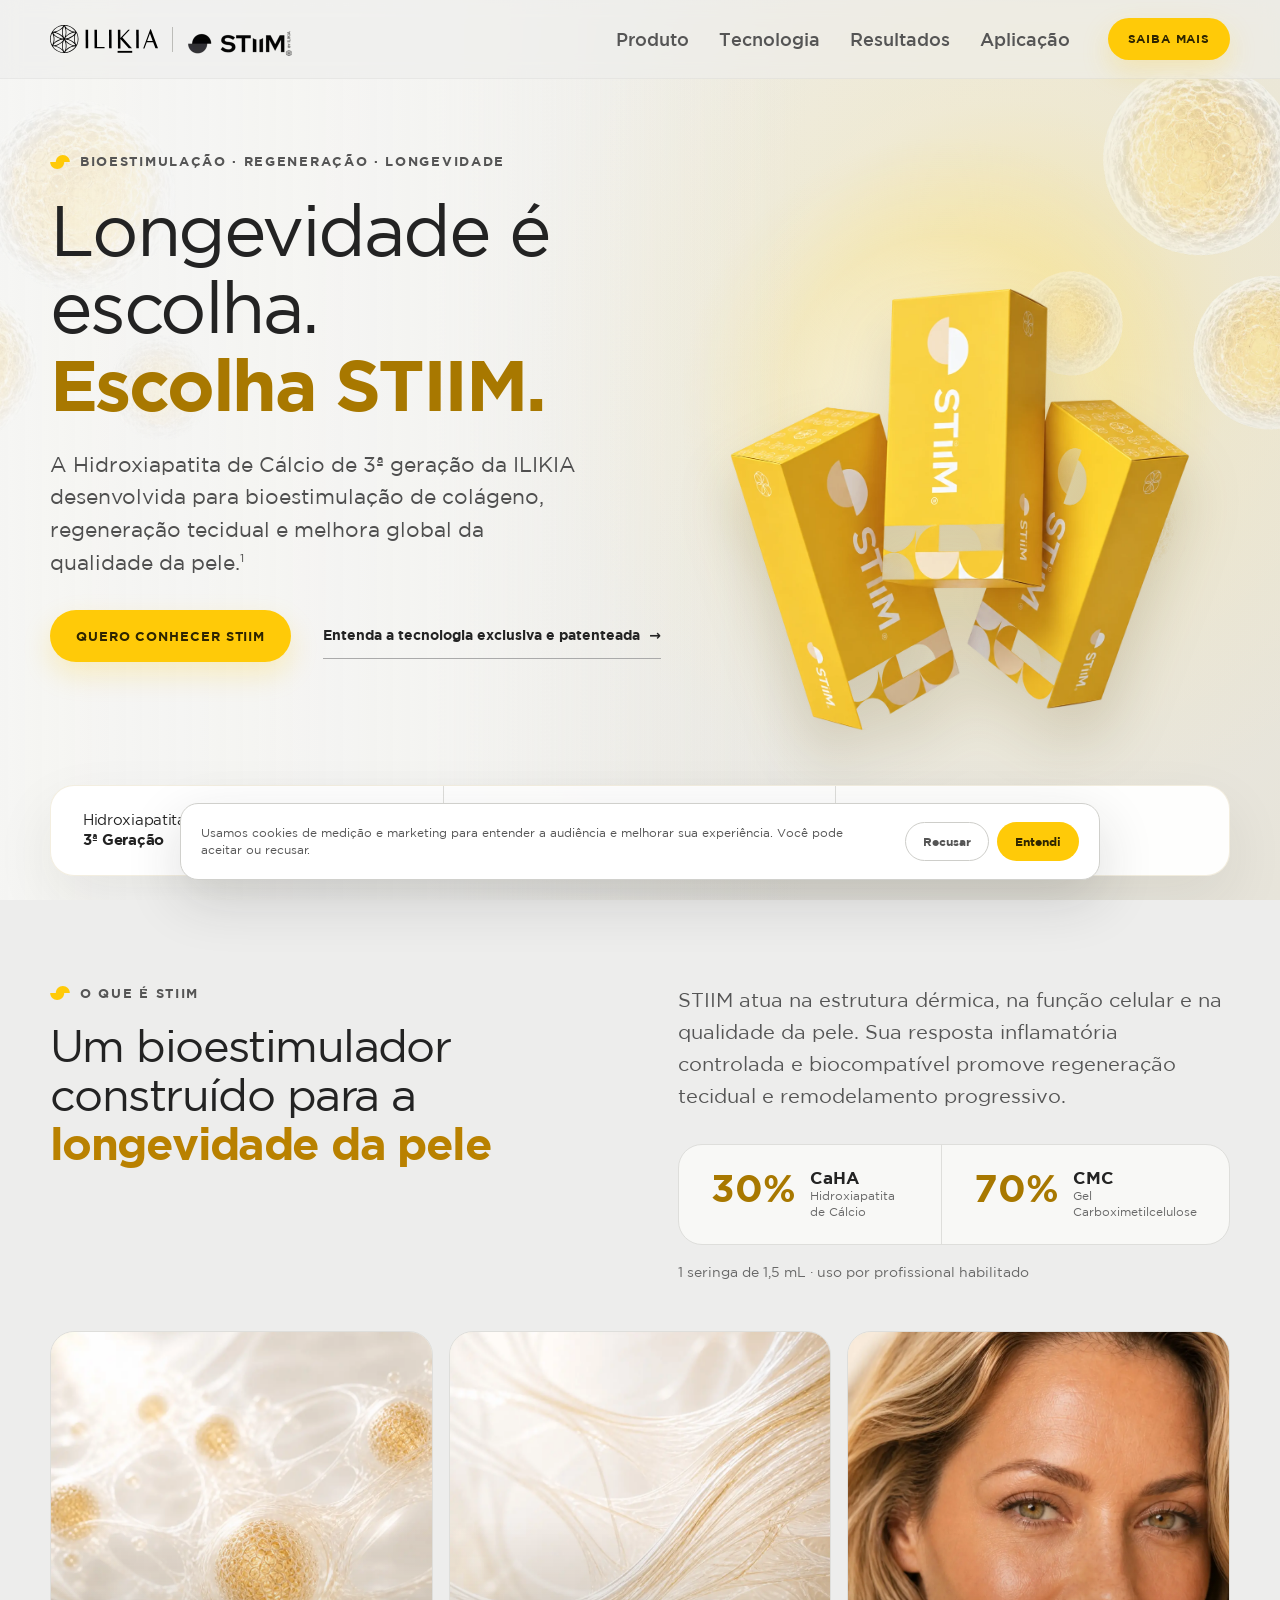
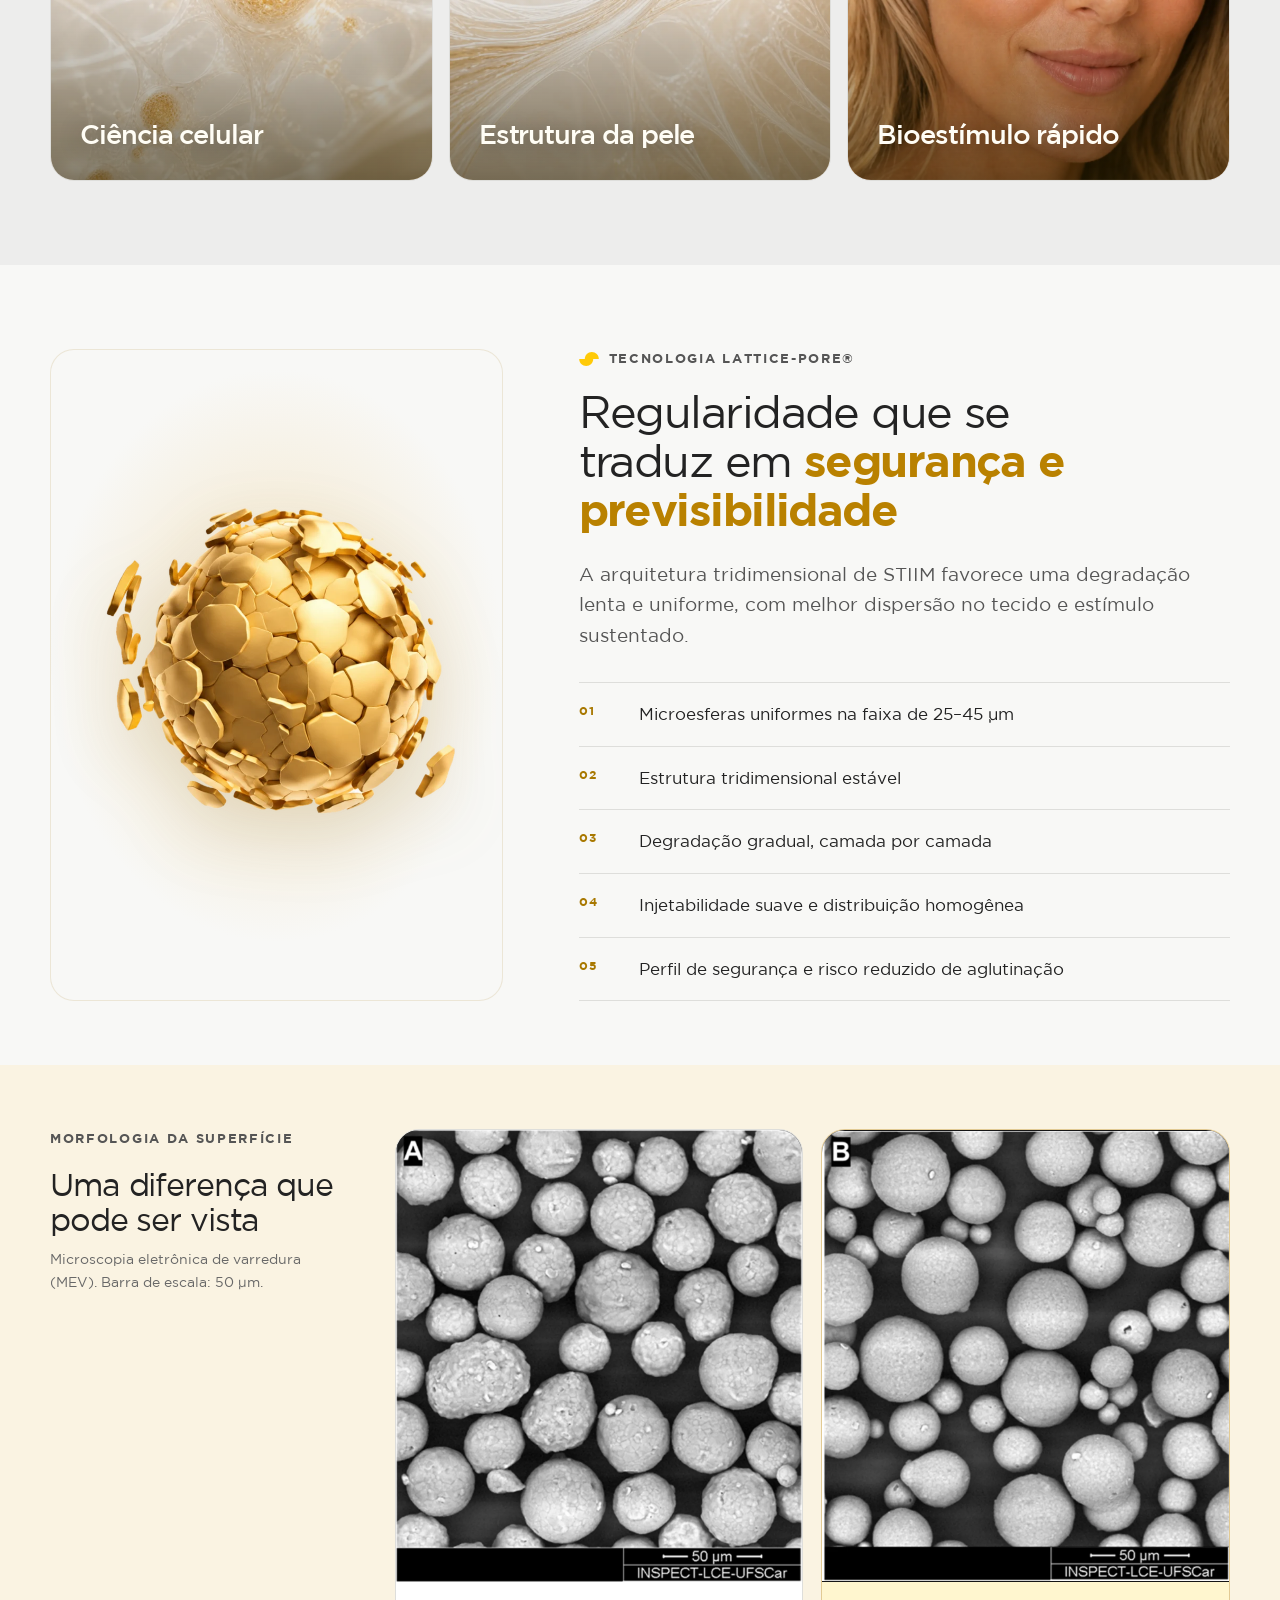
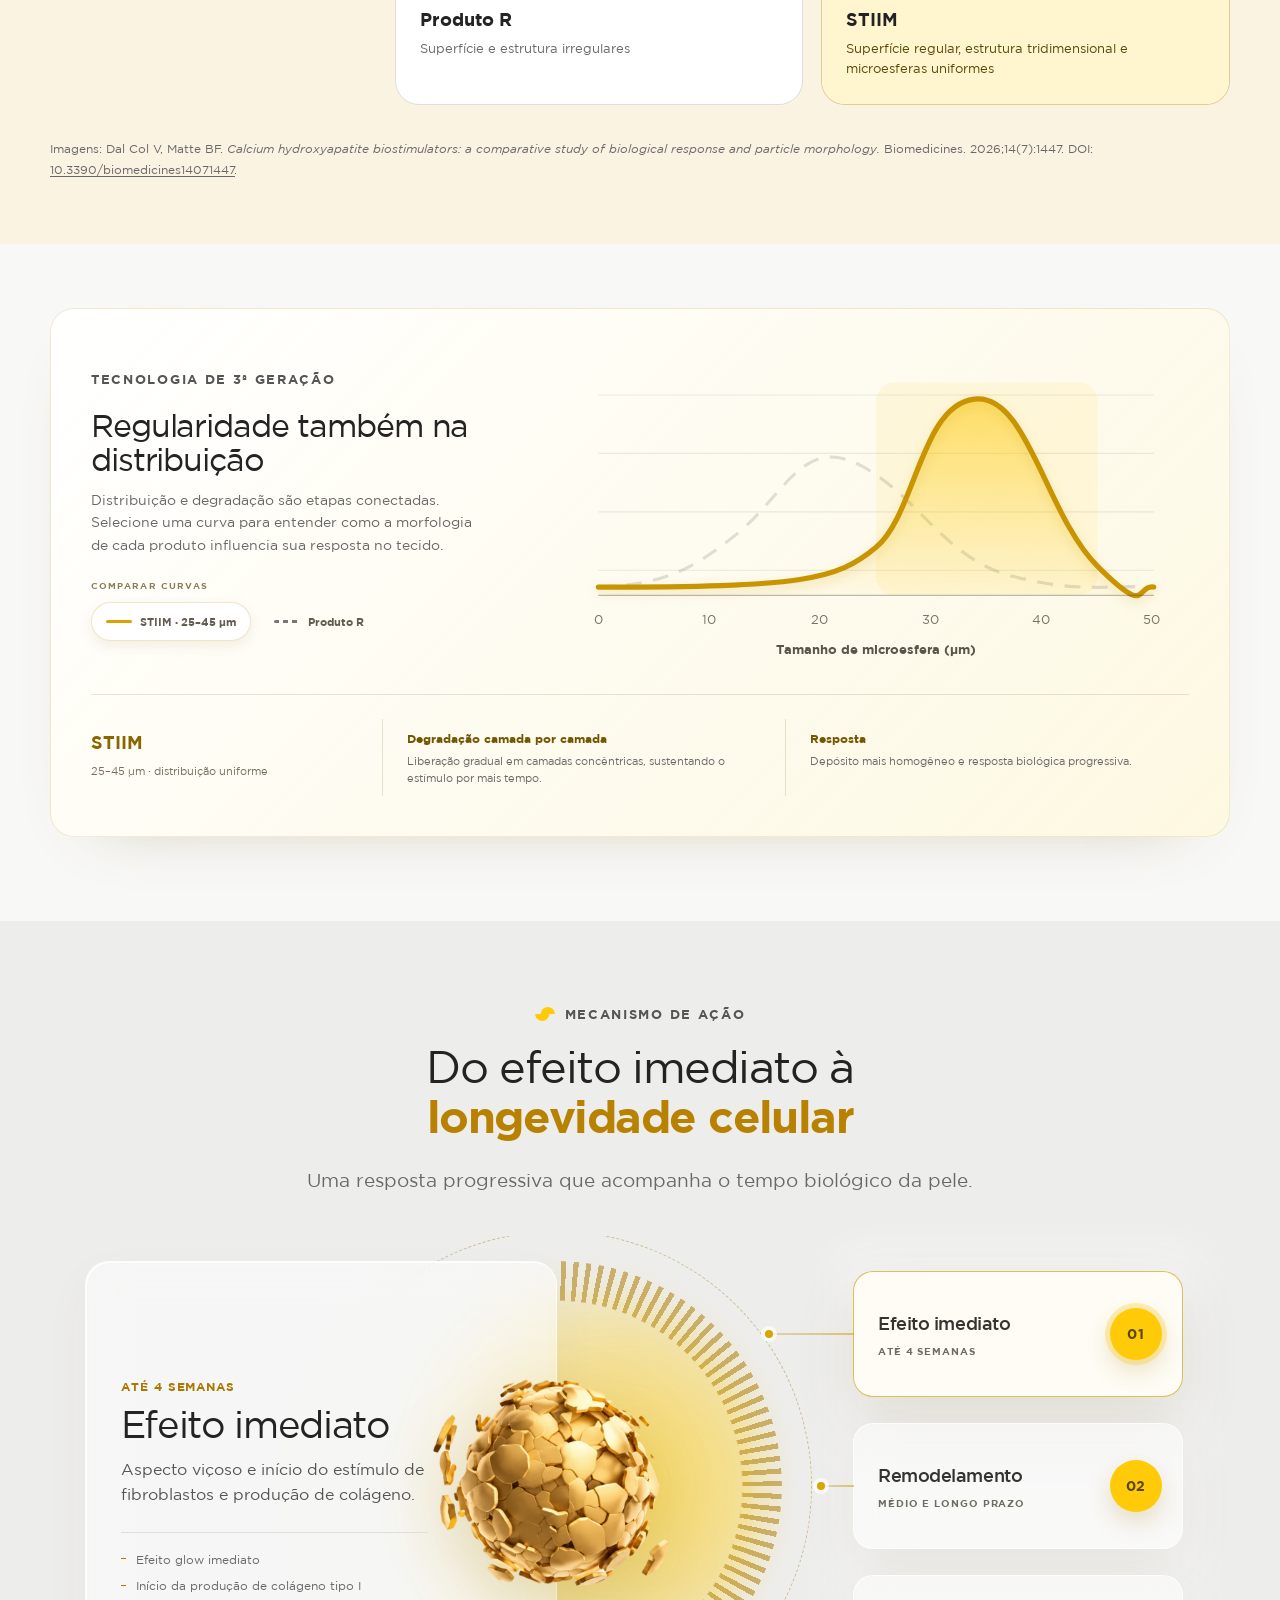
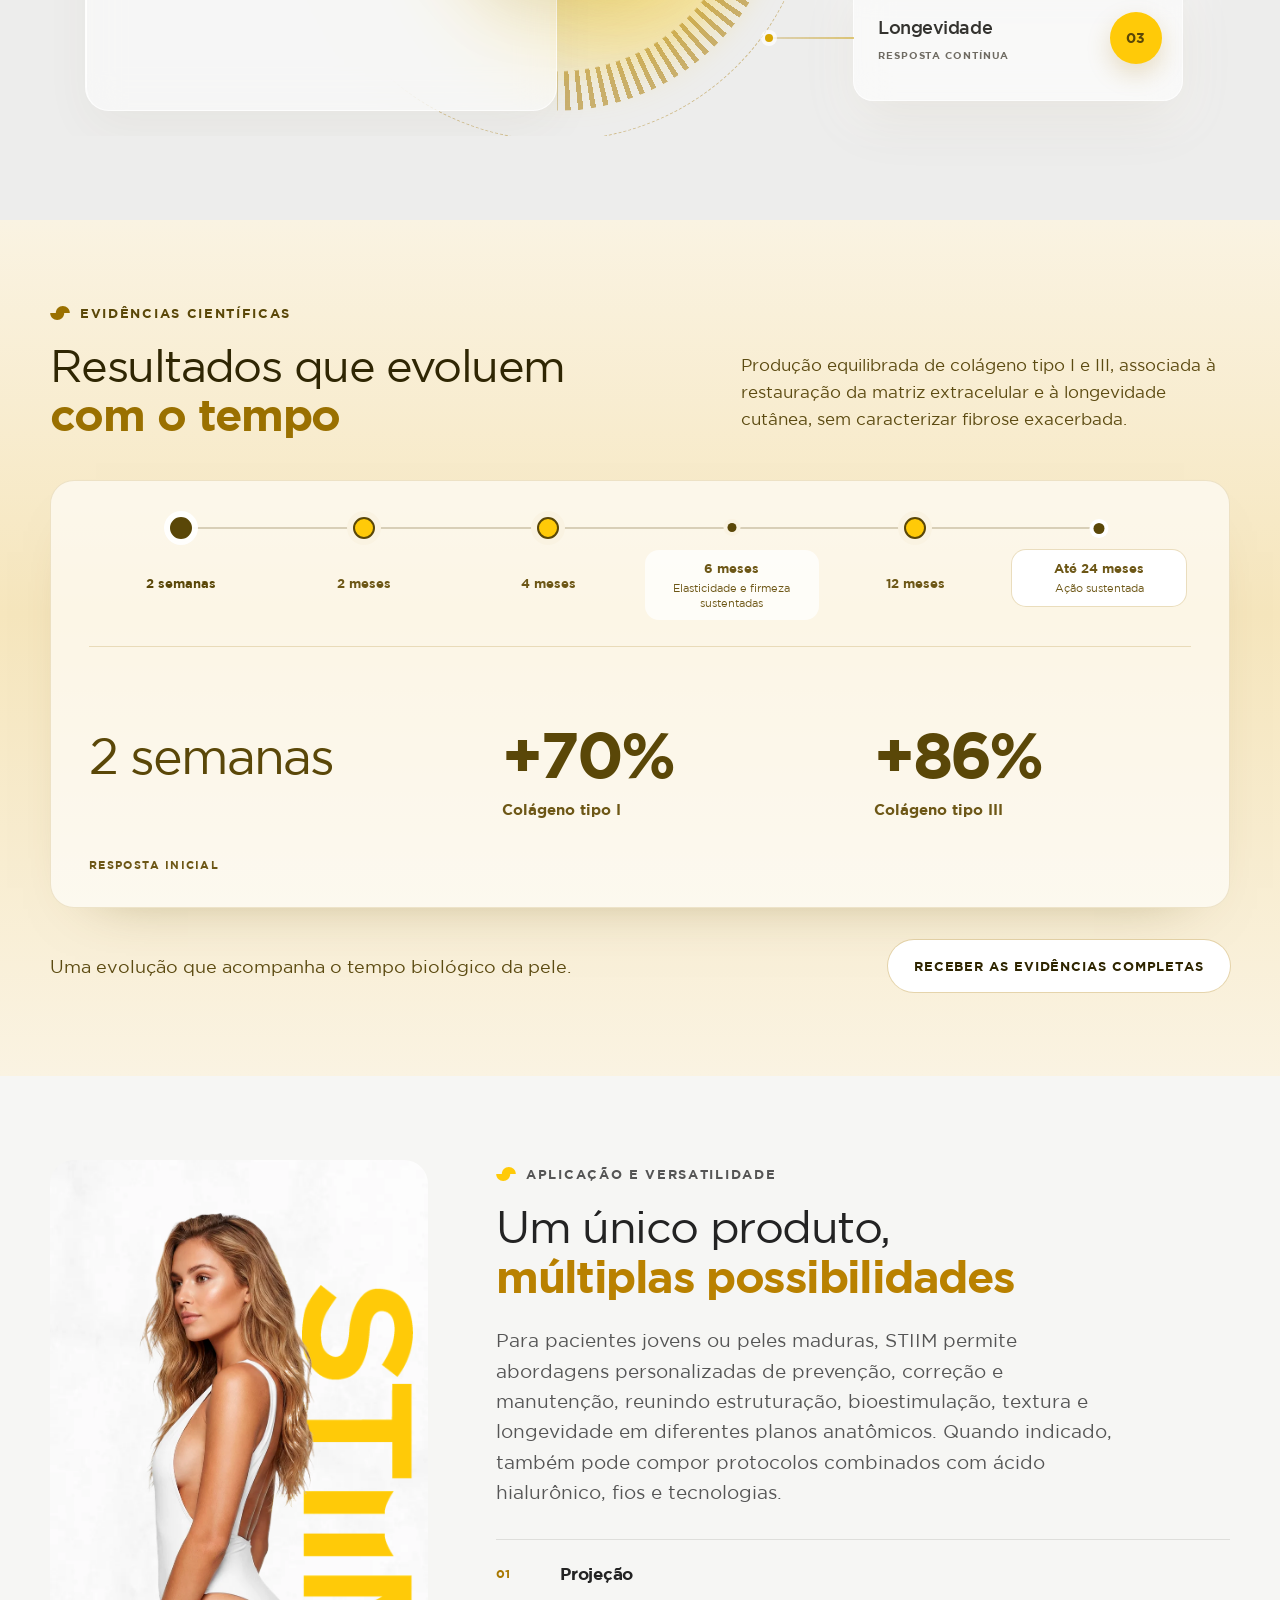
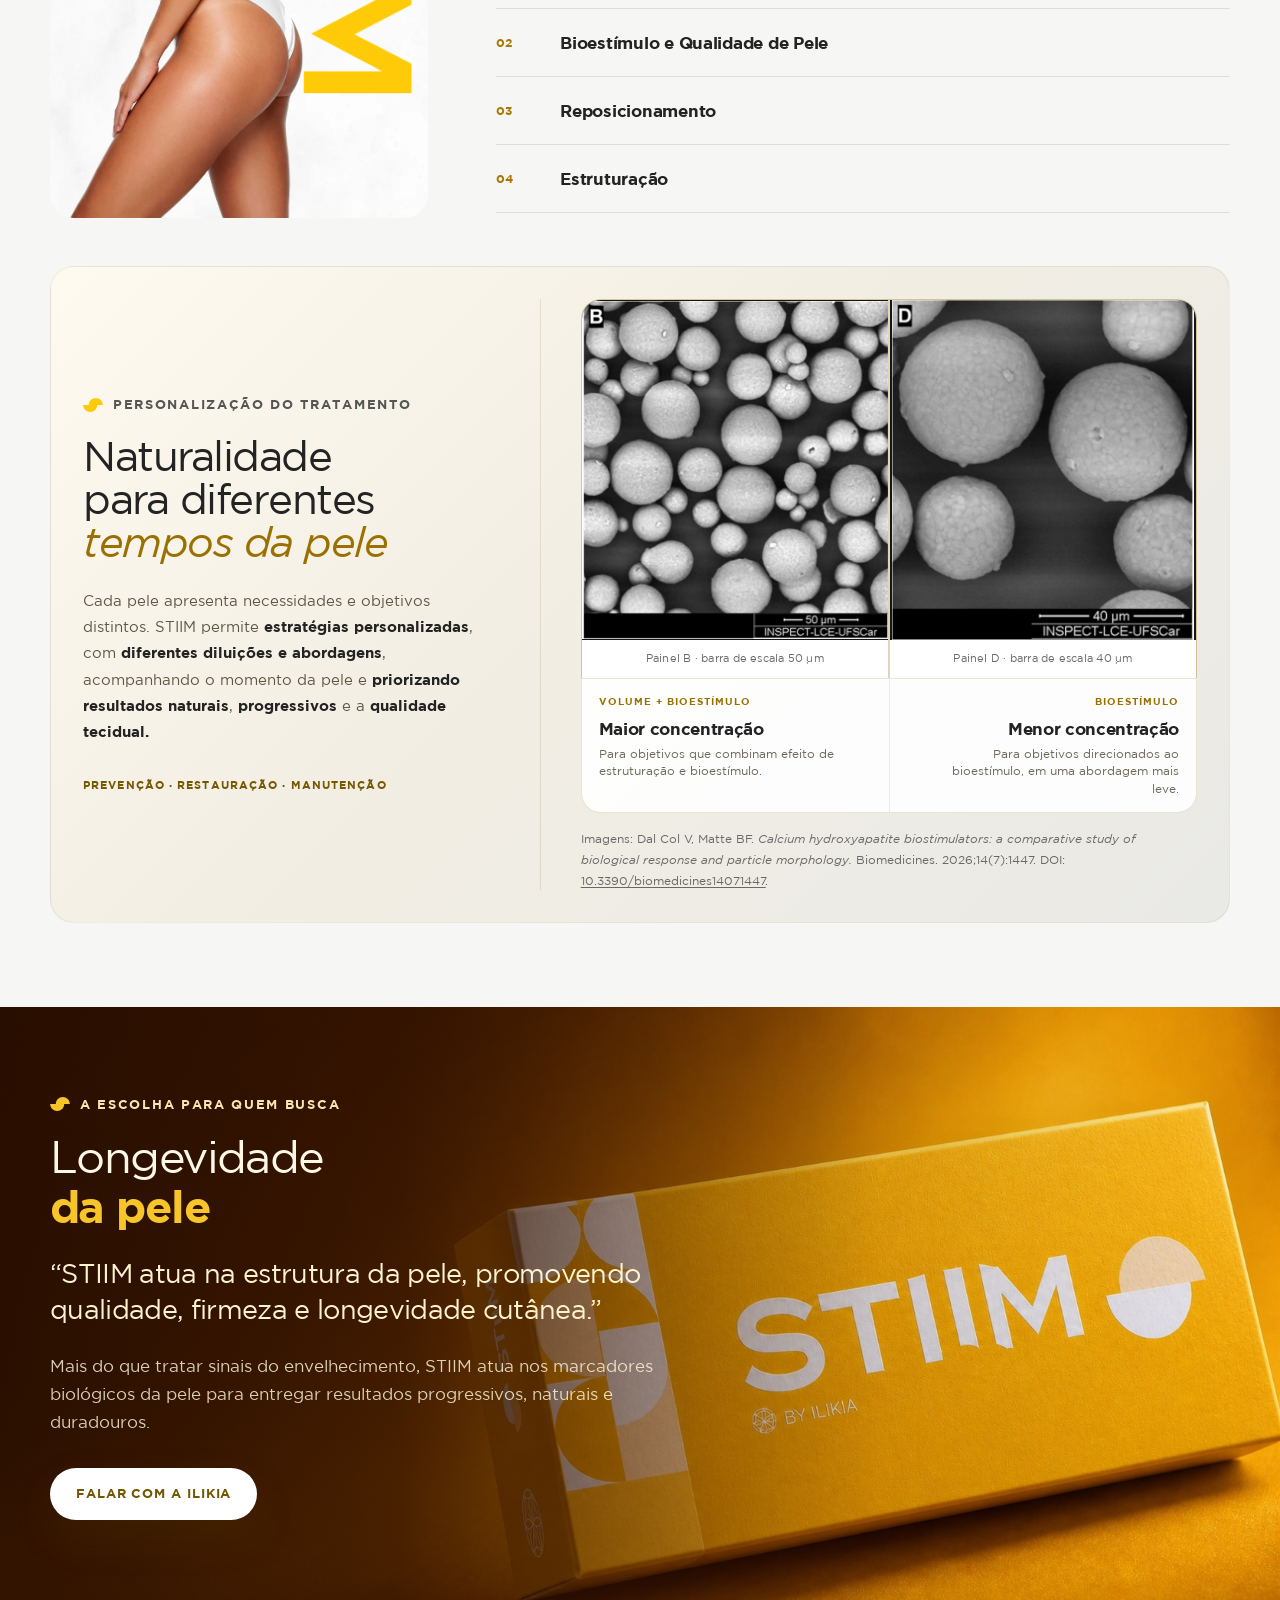
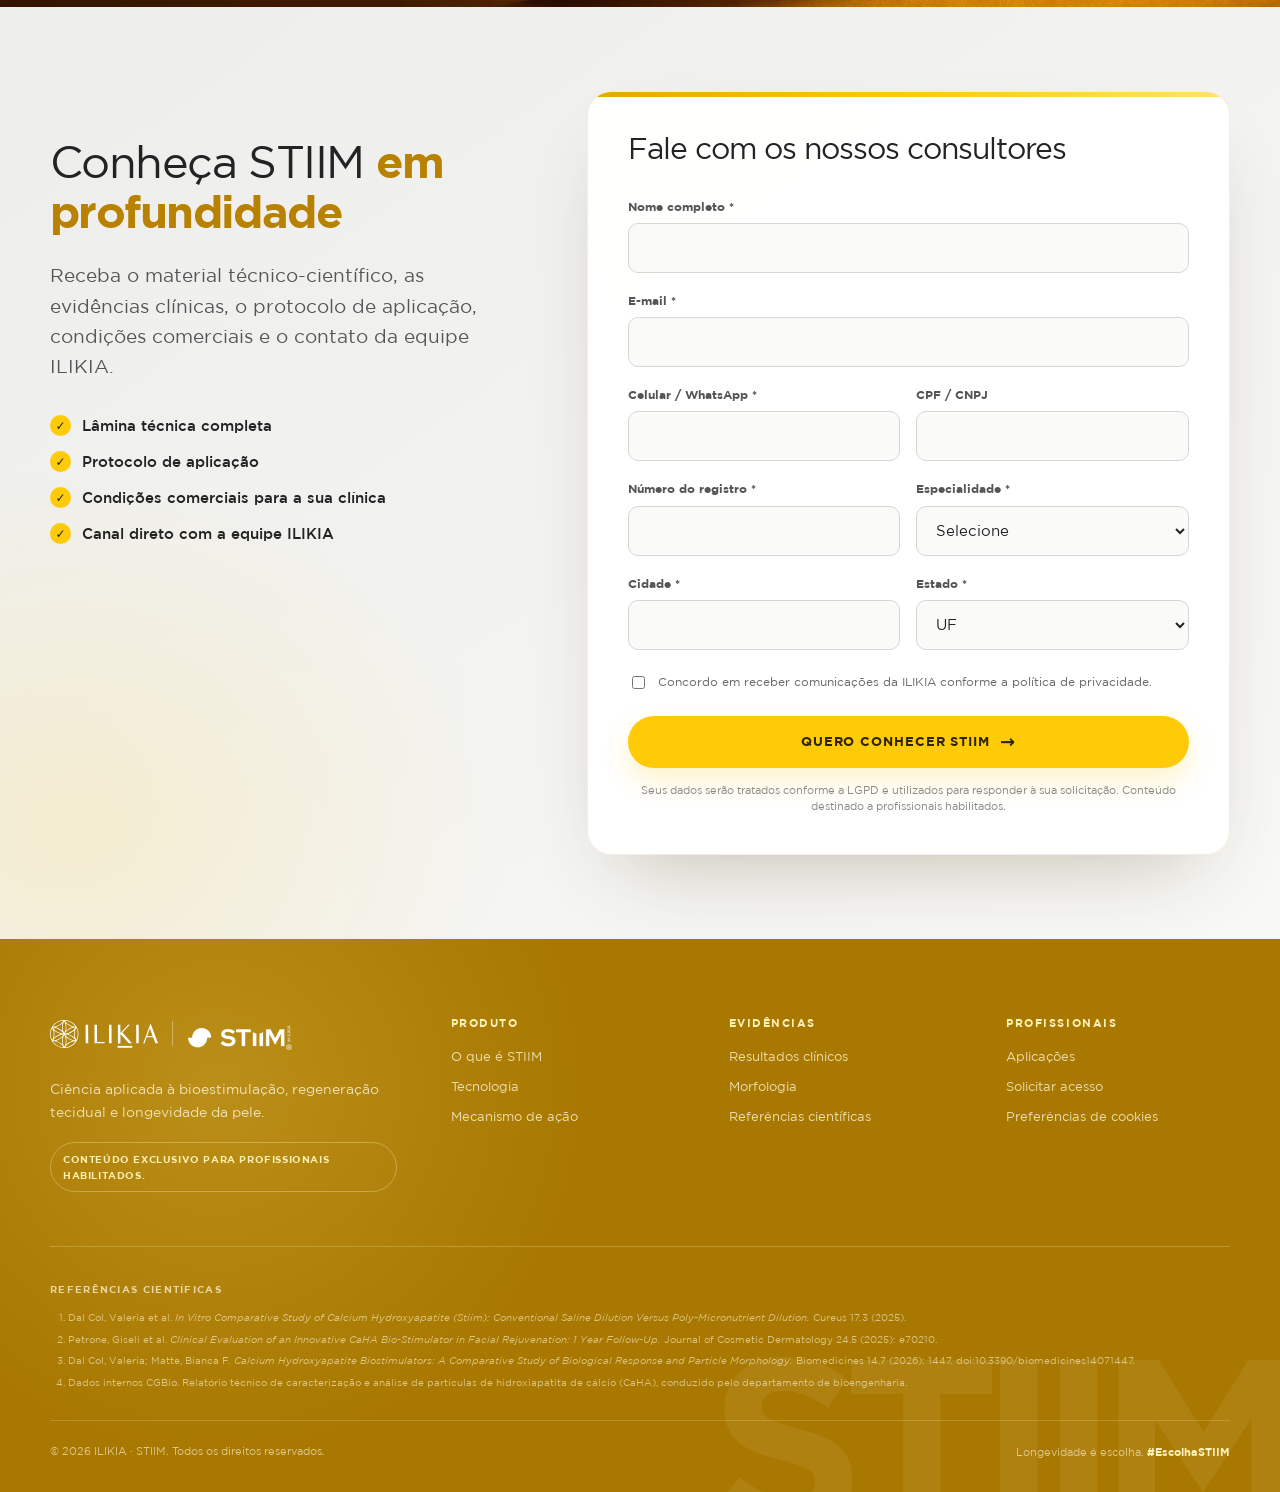
<file: index.html>
<!DOCTYPE html>
<html lang="pt-BR">
<head>
  <meta charset="UTF-8" />
  <meta name="viewport" content="width=device-width, initial-scale=1.0" />
  <title>STIIM by ILIKIA | Longevidade é escolha</title>
  <meta name="description" content="STIIM é o bioestimulador de Hidroxiapatita de Cálcio de 3ª geração da ILIKIA, desenvolvido para bioestimulação, regeneração tecidual e longevidade da pele." />
  <meta property="og:title" content="STIIM by ILIKIA | Longevidade é escolha" />
  <meta property="og:description" content="Ciência aplicada à longevidade da pele." />
  <meta property="og:type" content="website" />
  <meta property="og:image" content="assets/img/identidade-produto.png" />

  <meta name="koko-build" content="stiim-e556334" />
  <link rel="preload" href="assets/fonts/GothamBook.woff2" as="font" type="font/woff2" crossorigin />
  <link rel="preload" href="assets/fonts/GOTHAM-BOLD.woff2" as="font" type="font/woff2" crossorigin />
  <link rel="stylesheet" href="styles-fa9c3e3b.css" />

  <script>window.__TRK__={brand:'ilikia',pixelId:'666277432116339',ga4Id:'',collect:'https://track-ilikia.koko.ag/collect'};</script>
  <noscript><img height="1" width="1" class="tracking-pixel" src="https://www.facebook.com/tr?id=666277432116339&amp;ev=PageView&amp;noscript=1" alt="" /></noscript>
</head>
<body>

<header class="site-header" id="siteHeader">
  <div class="container header-inner">
    <a href="#inicio" class="brand" aria-label="ILIKIA STIIM, início">
      <img src="assets/img/logo-ilikia.svg" alt="ILIKIA" width="108" height="31" />
      <span aria-hidden="true"></span>
      <img src="assets/img/logo-stiim-nav-dark.webp" alt="STIIM" width="146" height="33" />
    </a>
    <nav class="main-nav" id="mainNav" aria-label="Navegação principal">
      <a href="#produto">Produto</a>
      <a href="#tecnologia">Tecnologia</a>
      <a href="#resultados">Resultados</a>
      <a href="#aplicacao">Aplicação</a>
    </nav>
    <a href="#contato" class="button button-small header-cta">Saiba mais</a>
    <button class="menu-button" id="menuButton" type="button" aria-label="Abrir menu" aria-controls="mainNav" aria-expanded="false">
      <span></span><span></span>
    </button>
  </div>
</header>

<main>
  <section class="hero" id="inicio">
    <div class="hero-shade" aria-hidden="true"></div>
    <div class="hero-molecules hero-molecules-left" aria-hidden="true">
      <img src="assets/img/hero-moleculas.webp" alt="" width="1254" height="1254" />
    </div>
    <div class="hero-molecules hero-molecules-right" aria-hidden="true">
      <img src="assets/img/hero-moleculas.webp" alt="" width="1254" height="1254" />
    </div>
    <div class="container hero-grid">
      <!-- 18/09 (86ah19vv5): o produto passou para dentro do grid para ser centralizado na coluna
           que sobra a direita do texto (ver .hero-product no CSS). A imagem e a mesma. -->
      <div class="hero-product">
        <img src="assets/img/hero-caixas-limpas.webp?v=20260921" alt="Embalagens do bioestimulador STIIM" width="1324" height="1379" fetchpriority="high" />
      </div>
      <div class="hero-copy reveal">
        <p class="eyebrow"><span class="brand-dot"></span> Bioestimulação · Regeneração · Longevidade</p>
        <h1>Longevidade é escolha.<br /><strong>Escolha STIIM.</strong></h1>
        <p class="hero-lead">A Hidroxiapatita de Cálcio de 3ª geração da ILIKIA desenvolvida para bioestimulação de colágeno, regeneração tecidual e melhora global da qualidade&nbsp;da&nbsp;pele.<sup>1</sup></p>
        <div class="hero-actions">
          <a href="#contato" class="button">Quero conhecer STIIM</a>
          <a href="#tecnologia" class="text-link">Entenda a tecnologia exclusiva e <span class="text-link-tail">patenteada<span aria-hidden="true">→</span></span></a>
        </div>
      </div>
    </div>
    <div class="container benefit-strip reveal" aria-label="Principais benefícios">
      <!-- 18/09 (86ah19vv5): textos e pesos exatamente como o PDF da Mari (pag. 2). -->
      <div><span>Hidroxiapatita de Cálcio de</span><strong>3ª Geração</strong></div>
      <div><strong>Bioestímulo de Colágeno Rápido</strong><span>apenas 2 semanas após aplicação</span></div>
      <div><strong>Menor Risco de Edemas</strong><span>Segurança comprovada</span></div>
    </div>
  </section>

  <section class="section" id="produto">
    <div class="container split-grid">
      <div class="section-heading reveal">
        <p class="eyebrow"><span class="brand-dot"></span> O que é STIIM</p>
        <h2>Um bioestimulador construído para a <em>longevidade da pele</em></h2>
      </div>
      <div class="section-copy reveal">
        <p>STIIM atua na estrutura dérmica, na função celular e na qualidade da pele. Sua resposta inflamatória controlada e biocompatível promove regeneração tecidual e remodelamento progressivo.</p>
        <div class="formula" aria-label="Composição do STIIM">
          <div><strong>30%</strong><span>CaHA</span><small>Hidroxiapatita de Cálcio</small></div>
          <div><strong>70%</strong><span>CMC</span><small>Gel Carboximetilcelulose</small></div>
        </div>
        <p class="meta">1 seringa de 1,5 mL · uso por profissional habilitado</p>
      </div>
    </div>

    <div class="container product-showcase">
      <div class="benefit-groups reveal">
        <article class="benefit-group" tabindex="0">
          <div class="benefit-card-inner">
            <figure class="benefit-card-front">
              <img src="assets/img/stiim-ciencia-celular.webp" alt="Microesferas douradas integradas a uma rede celular translúcida" width="1122" height="1402" loading="lazy" />
              <figcaption>Ciência celular</figcaption>
            </figure>
            <div class="benefit-group-copy benefit-card-back">
              <p class="benefit-kicker">Ciência celular</p>
              <ul>
                <li><div><h3>Bioestimulação</h3><p>Estímulo à produção de colágeno.</p></div></li>
                <li><div><h3>Renovação</h3><p>Favorece a renovação e a qualidade da pele.</p></div></li>
                <li><div><h3>Regeneração</h3><p>Restauração da matriz extracelular.</p></div></li>
              </ul>
            </div>
          </div>
        </article>
        <article class="benefit-group" tabindex="0">
          <div class="benefit-card-inner">
            <figure class="benefit-card-front">
              <img src="assets/img/stiim-estrutura-pele.webp" alt="Fibras translúcidas organizadas em uma estrutura dérmica densa" width="1122" height="1402" loading="lazy" />
              <figcaption>Estrutura da pele</figcaption>
            </figure>
            <div class="benefit-group-copy benefit-card-back">
              <p class="benefit-kicker">Estrutura da pele</p>
              <ul>
                <li><div><h3>Remodelamento</h3><p>Evolução progressiva da estrutura dérmica.</p></div></li>
                <li><div><h3>Longevidade</h3><p>Ativação celular e longevidade cutânea.</p></div></li>
                <li><div><h3>Firmeza</h3><p>Espessamento dérmico e sustentação.</p></div></li>
              </ul>
            </div>
          </div>
        </article>
        <!-- 19/08 (DOCX do cliente): este card abordava "resultado natural" e passa a
             abordar "Bioestímulo rápido": o tópico entra já aqui, e o aprofundamento
             segue mais abaixo, na linha do tempo do mecanismo de ação.
             A copy nova não traz claim nova: repete o que o painel "Efeito imediato ·
             Até 4 semanas" daquela mesma linha do tempo já afirma.
             As classes seguem com o nome antigo (-natural / naturality-*) de propósito:
             são 20 seletores espalhados por três media queries e renomear tudo seria um
             diff grande e arriscado só por causa do nome. -->
        <article class="benefit-group benefit-group-natural" tabindex="0">
          <div class="benefit-card-inner">
            <figure class="benefit-card-front">
              <img src="assets/img/stiim-resultado-natural.webp" alt="Retrato aproximado de mulher com pele natural" width="1122" height="1402" loading="lazy" />
              <figcaption>Bioestímulo rápido</figcaption>
            </figure>
            <div class="benefit-group-copy benefit-card-back">
              <p class="benefit-kicker">Bioestímulo rápido</p>
              <ul>
                <li class="naturality-story">
                  <div>
                    <h3>Resposta que começa cedo</h3>
                    <p class="naturality-manifesto">Não é só o depois.<br /><strong>É já nas primeiras semanas.</strong></p>
                    <p class="naturality-context">Em até 4 semanas, o estímulo de fibroblastos já se traduz em aspecto viçoso e no início da produção de colágeno tipo I. O mecanismo completo, do efeito imediato à longevidade, está logo abaixo.</p>
                  </div>
                </li>
              </ul>
            </div>
          </div>
        </article>
      </div>
    </div>
  </section>

  <section class="section technology" id="tecnologia">
    <div class="container technology-grid">
      <!-- 86ah19vv5: a esfera de vidro sai e entra a PARTICULA REAL tratada. A imagem vem
           da micrografia do proprio projeto: painel D da Figura 4 de Biomedicines
           2026;14(7):1447, a particula inteira do canto superior esquerdo, recortada com
           mascara e fundo transparente. As microesferas soltas em volta sao do painel B, que
           e o MESMO material do painel D - de proposito nao usei lascas dos paineis A e C,
           que sao o produto comparador.
           Tratamento: colorizacao dourada fosca sobre a foto, sem redesenhar. A rampa para
           em 247,234,200, entao nao existe branco puro, nao existe reflexo especular e nao
           volta a cara de vidro. A textura de placas continua com o contraste da micrografia.
           As secoes cientificas nao mudam: a g004 segue em preto e branco. -->
      <figure class="identity-card identity-card--particula reveal">
        <!-- 11/09 (86ah19vv5): a esfera texturizada anterior "nao parecia molecula" (Mari).
             Entrou a imagem que ela mandou (esfera dourada de placas com lascas), so com o
             fundo branco recortado para alfa (floodfill + erode 1px), sem recolorir. Recorte
             quadrado com a esfera em ~70% do quadro, como o tamanho aprovado. 800 no src e
             1600 no srcset para telas 2x; o mesmo arquivo de 800 serve o bloco Longevidade. -->
        <img src="assets/img/lattice-pore-molecula-8e7504-800.webp" srcset="assets/img/lattice-pore-molecula-8e7504-800.webp 800w, assets/img/lattice-pore-molecula-8e7504-1600.webp 1600w" sizes="(max-width: 768px) 80vw, 480px" alt="Molécula STiiM: esfera dourada formada por placas, com lascas soltas ao redor" width="800" height="800" loading="lazy" />
      </figure>
      <div class="technology-copy reveal">
        <p class="eyebrow"><span class="brand-dot"></span> Tecnologia Lattice-Pore®</p>
        <h2>Regularidade que se traduz em <em>segurança e previsibilidade</em></h2>
        <p>A arquitetura tridimensional de STIIM favorece uma degradação lenta e uniforme, com melhor dispersão no tecido e estímulo sustentado.</p>
        <ul class="feature-list">
          <li><span>01</span>Microesferas uniformes na faixa de 25–45 µm</li>
          <li><span>02</span>Estrutura tridimensional estável</li>
          <li><span>03</span>Degradação gradual, camada por camada</li>
          <li><span>04</span>Injetabilidade suave e distribuição homogênea</li>
          <li><span>05</span>Perfil de segurança e risco reduzido de aglutinação</li>
        </ul>
      </div>
    </div>

    <!-- 18/09 (86ah19vv5): a comparacao virou faixa propria (fundo creme, borda a borda) e o card do
         grafico saiu de dentro dela: sao tres leituras (Regularidade / Produto R x STIIM / grafico). -->
    <div class="comparison-band">
    <div class="container comparison reveal">
      <div class="comparison-heading">
        <p class="eyebrow">Morfologia da superfície</p>
        <h3>Uma diferença que pode ser vista</h3>
        <p>Microscopia eletrônica de varredura (MEV). Barra de escala: 50 µm.</p>
      </div>
      <!-- 86ah19vv5: o cliente pediu de volta as MICROGRAFIAS REAIS, em preto e branco,
           sem colorizar. As duas imagens sao recortes da Figura 4 de Biomedicines
           2026;14(7):1447 - paineis A e B, cortados no limite do painel, sem retoque, sem
           mudanca de contraste e sem redimensionar fora de proporcao. A letra do painel, a
           barra de escala (50 um) e a etiqueta do laboratorio ficam visiveis de proposito:
           e o que torna a citacao verificavel.
           ATENCAO, PENDENCIA QUE CONTINUA ABERTA: o artigo identifica os dois materiais como
           "Sample R" e "Sample S", sem nomear marcas. A atribuicao painel->produto segue a
           descricao do cliente (irregular = produto comparador, regular = STIIM). O pedido
           de trocar o rotulo antigo por "Produto R" REFORCA essa leitura (R = Sample R do artigo),
           mas ainda nao e leitura da legenda da Figura 4. Confirmar antes de publicar. -->
      <figure>
        <img src="assets/img/fig4a-produtoR.webp" alt="Micrografia eletrônica de varredura do Produto R: microesferas de hidroxiapatita de cálcio com superfície e estrutura irregulares. Painel A da Figura 4, barra de escala de 50 micrômetros" width="1232" height="1368" loading="lazy" />
        <figcaption><strong>Produto R</strong><span>Superfície e estrutura irregulares</span></figcaption>
      </figure>
      <figure class="is-stiim">
        <img src="assets/img/fig4b-stiim.webp" alt="Micrografia eletrônica de varredura de STIIM: microesferas de hidroxiapatita de cálcio uniformes, com superfície regular. Painel B da Figura 4, barra de escala de 50 micrômetros" width="1236" height="1368" loading="lazy" />
        <figcaption><strong>STIIM</strong><span>Superfície regular, estrutura tridimensional e microesferas uniformes</span></figcaption>
      </figure>
      <p class="comparison-credit">Imagens: Dal Col V, Matte BF. <cite>Calcium hydroxyapatite biostimulators: a comparative study of biological response and particle morphology.</cite> Biomedicines. 2026;14(7):1447. DOI: <a href="https://doi.org/10.3390/biomedicines14071447" rel="nofollow noopener" target="_blank">10.3390/biomedicines14071447</a>.</p>
    </div>
    </div>
    <div class="container particle-distribution reveal" data-particle-distribution data-active-series="stiim">
        <div class="particle-distribution-copy">
          <p class="eyebrow">Tecnologia de 3ª geração</p>
          <h3>Regularidade também na distribuição</h3>
          <p>Distribuição e degradação são etapas conectadas. Selecione uma curva para entender como a morfologia de cada produto influencia sua resposta no tecido.</p>
          <p class="distribution-control-label">Comparar curvas</p>
          <div class="distribution-legend" role="group" aria-label="Comparar curvas de distribuição">
            <button type="button" data-distribution-series="stiim" aria-pressed="true"><i class="legend-stiim" aria-hidden="true"></i>STIIM · 25–45 µm</button>
            <button type="button" data-distribution-series="product" aria-pressed="false"><i class="legend-product" aria-hidden="true"></i>Produto R</button>
          </div>
        </div>
        <figure class="distribution-chart">
          <svg viewBox="0 0 620 300" role="img" aria-labelledby="distribution-title distribution-desc">
            <title id="distribution-title">Distribuição comparativa do tamanho das microesferas</title>
            <desc id="distribution-desc">A curva de STIIM é mais estreita e concentrada entre 25 e 45 micrômetros; a curva do Produto R é mais dispersa.</desc>
            <defs>
              <linearGradient id="stiimChartFill" x1="0" y1="0" x2="0" y2="1">
                <stop offset="0%" stop-color="#ffca08" stop-opacity=".55" />
                <stop offset="100%" stop-color="#ffca08" stop-opacity=".03" />
              </linearGradient>
            </defs>
            <g class="chart-grid" aria-hidden="true">
              <line x1="54" y1="44" x2="586" y2="44" /><line x1="54" y1="100" x2="586" y2="100" />
              <line x1="54" y1="156" x2="586" y2="156" /><line x1="54" y1="212" x2="586" y2="212" />
            </g>
            <rect class="chart-range" x="320" y="32" width="212" height="204" rx="18" />
            <path class="chart-product-line" pathLength="1" d="M54 228 C112 226 142 214 188 176 S250 82 306 112 S386 202 452 218 S532 226 586 228" />
            <path class="chart-stiim-area" d="M54 228 C248 228 282 222 320 190 S363 54 414 48 S482 158 532 208 S568 226 586 228 L586 236 L54 236 Z" />
            <path class="chart-stiim-line" pathLength="1" d="M54 228 C248 228 282 222 320 190 S363 54 414 48 S482 158 532 208 S568 226 586 228" />
            <path class="chart-hit chart-hit-product" tabindex="0" role="button" aria-label="Exibir detalhes do Produto R" aria-pressed="false" data-distribution-series="product" d="M54 228 C112 226 142 214 188 176 S250 82 306 112 S386 202 452 218 S532 226 586 228" />
            <path class="chart-hit chart-hit-stiim" tabindex="0" role="button" aria-label="Exibir detalhes de STIIM" aria-pressed="true" data-distribution-series="stiim" d="M54 228 C248 228 282 222 320 190 S363 54 414 48 S482 158 532 208 S568 226 586 228" />
            <line class="chart-axis" x1="54" y1="236" x2="586" y2="236" />
            <g class="chart-labels" aria-hidden="true">
              <text x="54" y="263">0</text><text x="160" y="263">10</text><text x="266" y="263">20</text>
              <text x="372" y="263">30</text><text x="478" y="263">40</text><text x="584" y="263">50</text>
              <text class="chart-unit" x="320" y="292">Tamanho de microesfera (µm)</text>
            </g>
          </svg>
        </figure>
        <div class="distribution-insight" aria-live="polite">
          <article data-distribution-panel="stiim">
            <p><span>STIIM</span><small>25–45 µm · distribuição uniforme</small></p>
            <div><strong>Degradação camada por camada</strong><span>Liberação gradual em camadas concêntricas, sustentando o estímulo por mais tempo.</span></div>
            <div><strong>Resposta</strong><span>Depósito mais homogêneo e resposta biológica progressiva.</span></div>
          </article>
          <article data-distribution-panel="product" hidden>
            <p><span>Produto R</span><small>Distribuição mais ampla e irregular</small></p>
            <div><strong>Degradação heterogênea</strong><span>Superfície e estrutura irregulares.</span></div>
            <div><strong>Resposta</strong><span>Menor uniformidade na dispersão e no padrão de degradação.</span></div>
          </article>
        </div>
    </div>
  </section>

  <section class="section mechanism" id="mecanismo">
    <div class="container centered-heading reveal">
      <p class="eyebrow"><span class="brand-dot"></span> Mecanismo de ação</p>
      <h2>Do efeito imediato à <em>longevidade celular</em></h2>
      <p>Uma resposta progressiva que acompanha o tempo biológico da pele.</p>
    </div>
    <div class="container mechanism-expansion reveal" data-mechanism-expansion>
      <div class="mechanism-visual">
        <div class="mechanism-field" aria-hidden="true"><i></i><i></i><i></i><img class="mechanism-molecule" src="assets/img/lattice-pore-molecula-8e7504-800.webp" alt="" width="800" height="800" loading="lazy" /><span>Ação<br />progressiva</span></div>
        <div class="mechanism-glass-tabs" role="tablist" aria-label="Níveis do mecanismo de ação">
          <button class="mechanism-glass-stage" type="button" role="tab" id="mechanism-tab-1" aria-controls="mechanism-panel-1" aria-selected="true" tabindex="0" data-mechanism-index="0"><b>01</b><span>Efeito imediato<small>Até 4 semanas</small></span></button>
          <button class="mechanism-glass-stage" type="button" role="tab" id="mechanism-tab-2" aria-controls="mechanism-panel-2" aria-selected="false" tabindex="-1" data-mechanism-index="1"><b>02</b><span>Remodelamento<small>Médio e longo prazo</small></span></button>
          <button class="mechanism-glass-stage" type="button" role="tab" id="mechanism-tab-3" aria-controls="mechanism-panel-3" aria-selected="false" tabindex="-1" data-mechanism-index="2"><b>03</b><span>Longevidade<small>Resposta contínua</small></span></button>
        </div>
      </div>
      <div class="mechanism-details" aria-live="polite">
        <article id="mechanism-panel-1" role="tabpanel" aria-labelledby="mechanism-tab-1" data-mechanism-panel="0">
          <p class="step-time">Até 4 semanas</p>
          <h3>Efeito imediato</h3>
          <p>Aspecto viçoso e início do estímulo de fibroblastos e produção de colágeno.</p>
          <ul class="step-points"><li>Efeito glow imediato</li><li>Início da produção de colágeno tipo I</li></ul>
        </article>
        <article id="mechanism-panel-2" role="tabpanel" aria-labelledby="mechanism-tab-2" data-mechanism-panel="1" hidden>
          <p class="step-time">Médio e longo prazo · até 24 meses</p>
          <h3>Remodelamento</h3>
          <p>Bioestimulação, reposicionamento dos tecidos e melhora da qualidade da pele.</p>
          <ul class="step-points"><li>Neocolagênese e aumento da espessura dérmica</li><li>Restauração da matriz extracelular</li><li>Firmeza e sustentação natural</li></ul>
        </article>
        <article id="mechanism-panel-3" role="tabpanel" aria-labelledby="mechanism-tab-3" data-mechanism-panel="2" hidden>
          <p class="step-time">Resposta contínua</p>
          <h3>Longevidade</h3>
          <p>Regeneração profunda e modulação de marcadores associados à juventude biológica.<sup>1</sup></p>
          <ul class="step-points"><li>Proteção e homeostase celular</li><li>Metabolismo mitocondrial</li><li>Ativação de SIRT-1, SIRT-3 e FOXO3</li></ul>
          <dl class="mechanism-gene" aria-label="Atuação dos marcadores associados à longevidade celular">
            <div><dt>SIRT-1</dt><dd>Proteção celular e processos metabólicos</dd></div>
            <div><dt>SIRT-3</dt><dd>Metabolismo mitocondrial e homeostase energética</dd></div>
            <div><dt>FOXO3</dt><dd>Homeostase e modulação de processos inflamatórios</dd></div>
          </dl>
        </article>
      </div>
    </div>
  </section>

  <section class="section results" id="resultados">
    <div class="container results-heading reveal">
      <p class="eyebrow"><span class="brand-dot"></span> Evidências científicas</p>
      <h2>Resultados que evoluem <em>com o tempo</em></h2>
      <p>Produção equilibrada de colágeno tipo I e III, associada à restauração da matriz extracelular e à longevidade cutânea, sem caracterizar fibrose exacerbada.</p>
    </div>
    <div class="container evidence-timeline reveal" data-evidence-timeline>
      <div class="timeline-scroll">
        <div class="timeline-nav" role="tablist" aria-label="Evolução dos resultados ao longo do tempo">
          <button type="button" role="tab" id="timeline-tab-1" aria-controls="timeline-panel-1" aria-selected="true" data-timeline-position="0" tabindex="0"><i aria-hidden="true"></i><span>2 semanas</span></button>
          <button type="button" role="tab" id="timeline-tab-2" aria-controls="timeline-panel-2" aria-selected="false" data-timeline-position="1" tabindex="-1"><i aria-hidden="true"></i><span>2 meses</span></button>
          <button type="button" role="tab" id="timeline-tab-3" aria-controls="timeline-panel-3" aria-selected="false" data-timeline-position="2" tabindex="-1"><i aria-hidden="true"></i><span>4 meses</span></button>
          <div class="timeline-milestone timeline-note" data-timeline-position="3" role="presentation"><i aria-hidden="true"></i><div class="milestone-copy"><span>6 meses</span><small>Elasticidade e firmeza sustentadas</small></div></div>
          <button type="button" role="tab" id="timeline-tab-5" aria-controls="timeline-panel-5" aria-selected="false" data-timeline-position="4" tabindex="-1"><i aria-hidden="true"></i><span>12 meses</span></button>
          <div class="timeline-milestone timeline-end" data-timeline-position="5" role="presentation"><i aria-hidden="true"></i><div class="milestone-copy"><span>Até 24 meses</span><small>Ação sustentada</small></div></div>
        </div>
      </div>
      <div class="timeline-stage">
        <section class="timeline-panel is-active" role="tabpanel" id="timeline-panel-1" aria-labelledby="timeline-tab-1" data-period="2 semanas">
          <p class="timeline-kicker">Resposta inicial</p>
          <div class="timeline-metrics">
            <article><strong>+70%</strong><span>Colágeno tipo I</span></article>
            <article><strong>+86%</strong><span>Colágeno tipo III</span></article>
          </div>
        </section>
        <section class="timeline-panel" role="tabpanel" id="timeline-panel-2" aria-labelledby="timeline-tab-2" data-period="2 meses" hidden>
          <p class="timeline-kicker">Picos de produção</p>
          <div class="timeline-metrics">
            <article><strong>+449%</strong><span>Colágeno tipo I</span></article>
            <article><strong>+457%</strong><span>Colágeno tipo III</span></article>
          </div>
        </section>
        <section class="timeline-panel" role="tabpanel" id="timeline-panel-3" aria-labelledby="timeline-tab-3" data-period="4 meses" hidden>
          <p class="timeline-kicker">Evolução clínica e estrutural</p>
          <div class="timeline-metrics timeline-metrics-three">
            <article><strong>+51%</strong><span>Espessura dérmica</span></article>
            <article><strong>85%</strong><span>Melhora estética visível</span></article>
            <article><strong>81%</strong><span>Melhora clínica</span></article>
          </div>
        </section>
        <section class="timeline-panel" role="tabpanel" id="timeline-panel-5" aria-labelledby="timeline-tab-5" data-period="12 meses" hidden>
          <p class="timeline-kicker">Percepção e manutenção dos resultados</p>
          <div class="timeline-metrics timeline-metrics-three">
            <article><strong>94%</strong><span>Benefícios percebidos</span></article>
            <article><strong>75%</strong><span>Resultados mantidos</span></article>
            <article class="timeline-text-result"><strong>2D/3D</strong><span>Melhora do contorno facial nas avaliações</span></article>
          </div>
        </section>
      </div>
    </div>
    <div class="container results-action reveal">
      <p>Uma evolução que acompanha o tempo biológico da pele.</p>
      <a href="#contato" class="button button-light">Receber as evidências completas</a>
    </div>
  </section>

  <section class="section application" id="aplicacao">
    <div class="container application-grid">
      <!-- 86ah19vv5 (rodada de busca de asset): a foto aprovada FOI encontrada em alta.
           Origem: "VA STIIM.pdf" (Drive, KV STIIM > Saida), pagina 6 "Indicacoes e areas de
           tratamento" - a imagem embutida sai em 2480x3508 a 300 dpi. E a mesma modelo, mesma
           pose, mesmo maio e mesmo fundo de marmore do slide 400GRAUS que o cliente marcou no
           PDF de ajustes; o print do PDF tinha so 768x432 porque e captura de tela do slide.
           A mesma foto aparece tambem em "CAMPANHA STIIM - APRO DE CRIATIVOS.pptx" (image12,
           1080x1920). Usei a do VA por ser a de maior resolucao e a oficial.
           Recorte: 2480x3100 a partir de y=300, so recorte, sem distorcer e sem retoque. E o
           recorte mais fechado que mantem a modelo inteira em 4:5, que e a proporcao do card.

           OS PONTOS NO ROSTO SAIRAM JUNTO, E E CONSEQUENCIA DIRETA DA TROCA: eles marcavam
           regiao malar, contorno facial e mandibula por coordenadas percentuais sobre um
           retrato. Sobre uma foto de corpo eles cairiam em lugar nenhum, e manter nome de
           sitio anatomico apontando para o lugar errado seria pior do que nao ter ponto.
           A leitura da secao agora e a mesma do slide do cliente: foto + as quatro
           finalidades ao lado. Ver relatorio. -->
      <!-- 21/09 (86ah19vv5): a foto do VA (pag. 6) vinha achatada num raster so: marmore + palavra STIIM
           amarela + modelo. Enquanto fosse UMA imagem, centralizar a modelo escondia a palavra atras do
           corpo dela. Agora sao TRES camadas independentes, todas tiradas do material oficial, sem gerar
           imagem nova:
             1) fundo: trecho de marmore puro da propria foto (aplicacao-marmore.webp, background do card);
             2) palavra: as letras STiiM do logotipo oficial (logo-stiim-dark.png), pintadas com o amarelo
                da marca e giradas 90 graus, como no VA (stiim-letras-vertical.png);
             3) modelo: recorte com alfa da mesma foto (aplicacao-modelo-recorte.webp), corpo inteiro ate
                onde a foto vai. Posicao pelo EIXO DO TRONCO (64,59% da largura do recorte), nao pela
                caixa, porque o cabelo puxa a caixa para a esquerda.
           As proporcoes ficam em variaveis no CSS (.model-card). -->
      <figure class="model-card application-map reveal" data-application-map>
        <img class="model-card-word" src="assets/img/stiim-letras-vertical.png" alt="" width="246" height="900" loading="lazy" aria-hidden="true" />
        <img class="model-card-model" src="assets/img/aplicacao-modelo-recorte.webp" alt="Modelo do material oficial de STIIM, em pé, de perfil" width="565" height="1400" loading="lazy" />
      </figure>
      <div class="application-copy reveal">
        <p class="eyebrow"><span class="brand-dot"></span> Aplicação e versatilidade</p>
        <h2>Um único produto, <em>múltiplas possibilidades</em></h2>
        <p>Para pacientes jovens ou peles maduras, STIIM permite abordagens personalizadas de prevenção, correção e manutenção, reunindo estruturação, bioestimulação, textura e longevidade em diferentes planos anatômicos. Quando indicado, também pode compor protocolos combinados com ácido hialurônico, fios e tecnologias.</p>
        <!-- 86ah19vv5: a lista numerada passa a trazer EXATAMENTE as quatro expressoes que o
             cliente pediu no PDF: Projecao; Bioestimulo e Qualidade de Pele; Reposicionamento;
             Estruturacao. Sao finalidades de tratamento, nao sitios anatomicos.
             Por isso a lista deixou de ser botao e de carregar data-application-index: parear
             uma finalidade com um ponto do rosto ("Projecao" = regiao malar, por exemplo)
             seria afirmar uma indicacao que nenhuma fonte do projeto sustenta. Os pontos do
             mapa continuam interativos e continuam nomeando a propria area, do lado da foto.
             As linhas de apoio antigas (anatomicas) sairam junto com os titulos antigos; se o
             cliente quiser uma descricao por finalidade, ela precisa vir dele - ver relatorio. -->
        <ol class="area-list" aria-label="Possibilidades de tratamento com STIIM">
          <li><span>01</span><span class="area-copy"><strong>Projeção</strong></span></li>
          <li><span>02</span><span class="area-copy"><strong>Bioestímulo e Qualidade de Pele</strong></span></li>
          <li><span>03</span><span class="area-copy"><strong>Reposicionamento</strong></span></li>
          <li><span>04</span><span class="area-copy"><strong>Estruturação</strong></span></li>
        </ol>
      </div>
    </div>
    <div class="container application-insights">
      <article class="patient-profile reveal">
        <p class="eyebrow"><span class="brand-dot"></span> Personalização do tratamento</p>
        <h3>Naturalidade para diferentes <em>tempos da pele</em></h3>
        <!-- 18/09 (86ah19vv5): paragrafo e negritos exatamente como o PDF da Mari (pag. 8). -->
        <p>Cada pele apresenta necessidades e objetivos distintos. STIIM permite <b>estratégias personalizadas</b>, com <b>diferentes diluições e abordagens</b>, acompanhando o momento da pele e <b>priorizando resultados naturais</b>, <b>progressivos</b> e a <b>qualidade tecidual.</b></p>
        <strong class="patient-profile-pillars">Prevenção · Restauração · Manutenção</strong>
      </article>
      <div class="concentration-panel reveal">
        <!-- 86ah19vv5: o cliente pediu para trocar as duas ilustracoes por estas micrografias
             (paineis B e D da Figura 4) e para colocar a referencia embaixo. Feito.
             DUAS COISAS QUE MUDARAM JUNTO, E O MOTIVO:
             1) O comparador era um slider de cortina. Com micrografia isso escondia
                justamente o que nao pode sumir: no corte padrao de 50% a barra de escala do
                painel B e a letra do painel D ficam fora da tela. Virou par lado a lado, que
                mostra os dois paineis inteiros, com letra, escala e etiqueta do laboratorio.
             2) No artigo, B e D sao AMPLIACOES DIFERENTES (50 um e 40 um) da morfologia, nao
                duas concentracoes. Por isso nenhuma legenda daqui diz que a imagem representa
                uma concentracao: as imagens sao rotuladas pelo painel e pela escala, e quem
                fala de maior e menor concentracao sao os dois cards de texto abaixo, que sao
                copy ja aprovada. Ver relatorio - isso precisa do ok do cliente.
             O JS do slider ([data-concentration-slider]) continua no script-d10c58c1.js, inerte por
             nao achar mais o elemento, caso o comparador volte. -->
        <div class="concentration-figures" role="group" aria-label="Morfologia das microesferas de STIIM em duas ampliações">
          <figure>
            <img src="assets/img/fig4b-stiim.webp" alt="Micrografia eletrônica de varredura das microesferas de STIIM. Painel B da Figura 4, barra de escala de 50 micrômetros" width="1236" height="1368" loading="lazy" />
            <figcaption>Painel B · barra de escala 50 µm</figcaption>
          </figure>
          <figure>
            <img src="assets/img/fig4d-stiim.webp" alt="Micrografia eletrônica de varredura das microesferas de STIIM em maior ampliação. Painel D da Figura 4, barra de escala de 40 micrômetros" width="1236" height="1395" loading="lazy" />
            <figcaption>Painel D · barra de escala 40 µm</figcaption>
          </figure>
        </div>
        <div class="concentration-details">
          <article>
            <span>Volume + bioestímulo</span>
            <strong>Maior concentração</strong>
            <p>Para objetivos que combinam efeito de estruturação e bioestímulo.</p>
          </article>
          <article>
            <span>Bioestímulo</span>
            <strong>Menor concentração</strong>
            <p>Para objetivos direcionados ao bioestímulo, em uma abordagem mais leve.</p>
          </article>
        </div>
        <p class="concentration-credit">Imagens: Dal Col V, Matte BF. <cite>Calcium hydroxyapatite biostimulators: a comparative study of biological response and particle morphology.</cite> Biomedicines. 2026;14(7):1447. DOI: <a href="https://doi.org/10.3390/biomedicines14071447" rel="nofollow noopener" target="_blank">10.3390/biomedicines14071447</a>.</p>
      </div>
    </div>
  </section>

  <section class="section longevity-closing" id="longevidade">
    <img class="longevity-background" src="assets/img/produto-macro-longevidade-wide-v2.jpg" alt="" width="1672" height="941" loading="lazy" />
    <div class="longevity-shade" aria-hidden="true"></div>
    <div class="container longevity-closing-inner reveal">
      <p class="eyebrow"><span class="brand-dot"></span> A escolha para quem busca</p>
      <h2>Longevidade <em>da pele</em></h2>
      <blockquote>“STIIM atua na estrutura da pele, promovendo qualidade, firmeza e longevidade cutânea.”</blockquote>
      <p>Mais do que tratar sinais do envelhecimento, STIIM atua nos marcadores biológicos da pele para entregar resultados progressivos, naturais e duradouros.</p>
      <a href="#contato" class="button">Falar com a ILIKIA</a>
    </div>
  </section>

  <section class="section contact" id="contato">
    <div class="container contact-grid">
      <div class="contact-copy reveal">
        <h2>Conheça STIIM <em>em profundidade</em></h2>
        <p>Receba o material técnico-científico, as evidências clínicas, o protocolo de aplicação, condições comerciais e o contato da equipe ILIKIA.</p>
        <ul class="check-list">
          <li>Lâmina técnica completa</li>
          <li>Protocolo de aplicação</li>
          <li>Condições comerciais para a sua clínica</li>
          <li>Canal direto com a equipe ILIKIA</li>
        </ul>
      </div>

      <div class="form-card reveal">
        <form id="leadForm" novalidate>
          <div class="form-heading">
            <h3>Fale com os nossos consultores</h3>
          </div>
          <div class="field"><label for="nome">Nome completo *</label><input id="nome" name="nome" type="text" required autocomplete="name" /></div>
          <div class="field"><label for="email">E-mail *</label><input id="email" name="email" type="email" required autocomplete="email" /></div>
          <div class="field-row">
            <div class="field"><label for="tel">Celular / WhatsApp *</label><input id="tel" name="telefone" type="tel" required autocomplete="tel" /></div>
            <div class="field"><label for="doc">CPF / CNPJ</label><input id="doc" name="cpf_cnpj" type="text" inputmode="numeric" /></div>
          </div>
          <div class="field-row">
            <div class="field"><label for="reg">Número do registro *</label><input id="reg" name="registro" type="text" required /></div>
            <div class="field"><label for="esp">Especialidade *</label><select id="esp" name="especialidade" required><option value="" selected>Selecione</option><option>Dermatologista</option><option>Cirurgião Plástico</option><option>Biomédico</option><option>Farmacêutico</option><option>Cirurgião Dentista</option></select></div>
          </div>
          <div class="field-row">
            <div class="field"><label for="cidade">Cidade *</label><input id="cidade" name="cidade" type="text" required autocomplete="address-level2" /></div>
            <div class="field"><label for="uf">Estado *</label><select id="uf" name="estado" required><option value="" selected>UF</option><option>AC</option><option>AL</option><option>AP</option><option>AM</option><option>BA</option><option>CE</option><option>DF</option><option>ES</option><option>GO</option><option>MA</option><option>MT</option><option>MS</option><option>MG</option><option>PA</option><option>PB</option><option>PR</option><option>PE</option><option>PI</option><option>RJ</option><option>RN</option><option>RS</option><option>RO</option><option>RR</option><option>SC</option><option>SP</option><option>SE</option><option>TO</option></select></div>
          </div>
          <label class="consent"><input type="checkbox" id="consent" required /><span>Concordo em receber comunicações da ILIKIA conforme a política de privacidade.</span></label>
          <button type="submit" class="button button-full">Quero conhecer STIIM <span aria-hidden="true">→</span></button>
          <p class="form-error" id="formError" role="alert" hidden></p>
          <p class="form-privacy">Seus dados serão tratados conforme a LGPD e utilizados para responder à sua solicitação. Conteúdo destinado a profissionais habilitados.</p>
        </form>
        <div class="form-success" id="formSuccess" hidden>
          <span aria-hidden="true">✓</span>
          <h3>Solicitação recebida.</h3>
          <p>Nossa equipe entrará em contato pelo canal informado.</p>
        </div>
      </div>
    </div>
  </section>
</main>

<footer class="site-footer">
  <div class="container footer-main">
    <div class="footer-brand">
      <a href="#inicio" class="brand footer-lockup" aria-label="ILIKIA STIIM, início">
        <img src="assets/img/logo-ilikia.svg" alt="ILIKIA" width="108" height="31" />
        <span aria-hidden="true"></span>
        <img src="assets/img/logo-stiim-nav-dark.webp" alt="STIIM" width="146" height="33" />
      </a>
      <p>Ciência aplicada à bioestimulação, regeneração tecidual e longevidade da pele.</p>
      <span class="footer-audience">Conteúdo exclusivo para profissionais habilitados.</span>
    </div>
    <div class="footer-column">
      <h3>Produto</h3>
      <nav aria-label="Produto"><a href="#produto">O que é STIIM</a><a href="#tecnologia">Tecnologia</a><a href="#mecanismo">Mecanismo de ação</a></nav>
    </div>
    <div class="footer-column">
      <h3>Evidências</h3>
      <nav aria-label="Evidências"><a href="#resultados">Resultados clínicos</a><a href="#tecnologia">Morfologia</a><a href="#referencias">Referências científicas</a></nav>
    </div>
    <div class="footer-column">
      <h3>Profissionais</h3>
      <nav aria-label="Profissionais"><a href="#aplicacao">Aplicações</a><a href="#contato">Solicitar acesso</a><button type="button" class="footer-cookie" data-cookie-prefs>Preferências de cookies</button></nav>
    </div>
  </div>
  <div class="container references" id="referencias">
    <p class="references-title">Referências científicas</p>
    <ol>
      <li>Dal Col, Valeria et al. <i>In Vitro Comparative Study of Calcium Hydroxyapatite (Stiim): Conventional Saline Dilution Versus Poly-Micronutrient Dilution.</i> Cureus 17.3 (2025).</li>
      <li>Petrone, Giseli et al. <i>Clinical Evaluation of an Innovative CaHA Bio-Stimulator in Facial Rejuvenation: 1 Year Follow-Up.</i> Journal of Cosmetic Dermatology 24.5 (2025): e70210.</li>
      <li>Dal Col, Valeria; Matte, Bianca F. <i>Calcium Hydroxyapatite Biostimulators: A Comparative Study of Biological Response and Particle Morphology.</i> Biomedicines 14.7 (2026): 1447. doi:10.3390/biomedicines14071447.</li>
      <li>Dados internos CGBio. Relatório técnico de caracterização e análise de partículas de hidroxiapatita de cálcio (CaHA), conduzido pelo departamento de bioengenharia.</li>
    </ol>
  </div>
  <div class="container footer-bottom">
    <p>© <span id="year"></span> ILIKIA · STIIM. Todos os direitos reservados.</p>
    <p>Longevidade é escolha. <strong>#EscolhaSTIIM</strong></p>
  </div>
  <div class="footer-wordmark" aria-hidden="true">STIIM</div>
</footer>

<div class="cookie-banner" id="cookieBanner" role="dialog" aria-label="Aviso de cookies" aria-live="polite" hidden>
  <p>Usamos cookies de medição e marketing para entender a audiência e melhorar sua experiência. Você pode aceitar ou recusar.</p>
  <div><button type="button" class="cookie-reject" id="cookieReject">Recusar</button><button type="button" class="cookie-accept" id="cookieAccept">Entendi</button></div>
</div>

<button class="mobile-whatsapp-bar" id="mobileWhatsappBar" type="button" aria-label="Abrir atendimento da ILIKIA pelo WhatsApp" hidden>
  <span class="mobile-whatsapp-icon" aria-hidden="true">☎</span>
  <span class="mobile-whatsapp-copy"><strong>WhatsApp</strong><small>Fale com a equipe ILIKIA</small></span>
</button>

<script src="script-d10c58c1.js"></script>
</body>
</html>
</file>
<file: styles-fa9c3e3b.css>
/* STIIM by ILIKIA — identidade oficial: luz, amarelo, produto e estruturas celulares. */
@font-face{font-family:Gotham;src:url('assets/fonts/GothamBook.woff2') format('woff2');font-weight:400;font-style:normal;font-display:swap}
@font-face{font-family:Gotham;src:url('assets/fonts/Gotham-BookItalic.woff2') format('woff2');font-weight:400;font-style:italic;font-display:swap}
@font-face{font-family:Gotham;src:url('assets/fonts/GOTHAM-MEDIUM.woff2') format('woff2');font-weight:500;font-style:normal;font-display:swap}
@font-face{font-family:Gotham;src:url('assets/fonts/GOTHAM-BOLD.woff2') format('woff2');font-weight:700;font-style:normal;font-display:swap}

:root{
  --yellow:#ffca08;          /* acento da marca: botoes, pontos, indicadores */
  --yellow-soft:#ffe36f;
  --yellow-pale:#fff6cf;
  /* 86ah19vv5: campo amarelo para AREA GRANDE. Dourado claro -> creme -> off-white.
     Serve para a secao de evidencias deixar de ser um bloco chapado saturado. */
  --gold-field:#f6e6bd;
  --cream:#faf3e2;
  --gold-ink:#5a4708;        /* texto sobre o campo dourado: contraste >= 8:1 */
  --ink:#232323;
  --muted:#686868;
  --line:#dededb;
  --background:#ededec;
  --surface:#f8f8f6;
  --white:#fff;
  --radius:24px;
  --radius-card:20px;        /* 86ah19vv5: raio unico de card, IGUAL em todos os breakpoints */
  --radius-small:14px;
  /* 86ah19vv5 (18/09): escala de espacamento compartilhada. Todo gap entre eyebrow, titulo,
     texto, acoes, lista e card sai daqui, em vez de margem avulsa por elemento. */
  --space-1:8px;
  --space-2:12px;
  --space-3:16px;
  --space-4:20px;
  --space-5:24px;
  --space-6:32px;
  --space-7:40px;
  --space-8:48px;
  --space-9:64px;
  --stack-eyebrow:var(--space-4);   /* eyebrow -> titulo */
  --stack-title:var(--space-5);     /* titulo -> texto */
  --stack-text:var(--space-6);      /* texto -> acoes / lista / pilares */
  --stack-block:var(--space-7);     /* acoes -> cards; bloco -> bloco dentro de uma peca */
  --block-gap:var(--space-9);       /* peca -> peca dentro da secao */
  --card-pad:var(--space-6);        /* padding interno de card */
  --card-pad-s:var(--space-5);
  /* Hero: coluna de texto e coluna do produto. O centro do produto e o centro do CONTEUDO
     VISIVEL (alfa) de hero-caixas-limpas.png, medido: x=335,5 de 650 -> .5162. */
  --hero-copy-w:640px;
  --hero-product-w:clamp(420px,43vw,650px);
  --hero-product-cx:.5162;
  --strip-size:clamp(15px,1.2vw,17px);
  --container:1180px;
  --section-title-size:clamp(38px,3.5vw,52px);
  --shadow:0 24px 60px rgba(44,40,20,.08);
  --ease:cubic-bezier(.22,.61,.36,1);
}

*,*::before,*::after{box-sizing:border-box}
html{scroll-behavior:smooth;-webkit-text-size-adjust:100%}
body{margin:0;background:var(--background);color:var(--ink);font-family:Gotham,system-ui,-apple-system,"Helvetica Neue",Arial,sans-serif;font-size:18px;line-height:1.6;-webkit-font-smoothing:antialiased;overflow-x:hidden}
img{display:block;max-width:100%;height:auto}
a{color:inherit;text-decoration:none}
button,input,select{font:inherit}
button{color:inherit}
sup{font-size:.58em;line-height:0;vertical-align:super}
.tracking-pixel{display:none}
.container{width:min(100% - 48px,var(--container));margin-inline:auto}
.section{padding:84px 0;scroll-margin-top:88px}

h1,h2,h3,p{margin-top:0}
h1,h2,h3{font-weight:400;letter-spacing:-.035em;line-height:1.08}
h1{max-width:10.8ch;margin-bottom:var(--stack-title);font-size:clamp(50px,5.6vw,76px)}
h2{max-width:18ch;margin-bottom:var(--stack-title);font-size:var(--section-title-size)}
h3{font-size:25px}
h1 strong,h2 em{color:#b98100;font-style:normal;font-weight:700}
p{margin-bottom:20px}
.eyebrow{display:flex;align-items:center;gap:10px;margin-bottom:var(--stack-eyebrow);color:#555;font-size:13px;font-weight:700;letter-spacing:.13em;line-height:1.4;text-transform:uppercase}
.brand-dot{width:20px;height:15px;flex:0 0 auto;background:var(--yellow);-webkit-mask:url("assets/img/stiim-symbol.svg") center/contain no-repeat;mask:url("assets/img/stiim-symbol.svg") center/contain no-repeat}
.results .brand-dot,.longevity-closing .brand-dot{background:#9a7000}
.meta{margin:16px 0 0;color:var(--muted);font-size:14px}

.button{display:inline-flex;min-height:52px;align-items:center;justify-content:center;padding:14px 26px;border:0;border-radius:999px;background:var(--yellow);color:#2e2500;font-size:13px;font-weight:700;letter-spacing:.07em;text-align:center;text-transform:uppercase;cursor:pointer;box-shadow:0 12px 28px rgba(255,202,8,.22);transition:transform .25s var(--ease),box-shadow .25s var(--ease),background .25s}
.button:hover{transform:translateY(-2px);background:#ffd329;box-shadow:0 16px 30px rgba(255,202,8,.3)}
.button:focus-visible,.text-link:focus-visible,.main-nav a:focus-visible,.menu-button:focus-visible{outline:3px solid #6b5000;outline-offset:4px}
.footer-column a:focus-visible,.footer-cookie:focus-visible{outline:3px solid #fff1b7;outline-offset:4px}
.button-small{min-height:42px;padding:10px 20px;font-size:12px}
.button-full{width:100%}
.button-light{background:#fff;color:#2e2500;box-shadow:0 0 0 1px rgba(154,112,0,.22)}
.text-link{display:inline-block;padding:12px 0;border-bottom:1px solid #aaa;font-size:14px;font-weight:700;line-height:1.45}
/* 86ah19vv5 (18/09): a ultima palavra e a seta andam juntas; a seta nunca fica orfa numa linha */
.text-link-tail{white-space:nowrap}
.text-link [aria-hidden]{display:inline-block;margin-left:9px}

/* Header */
.site-header{position:fixed;inset:0 0 auto;z-index:50;border-bottom:1px solid rgba(35,35,35,.045);background:rgba(237,237,236,.62);backdrop-filter:saturate(125%) blur(10px);-webkit-backdrop-filter:saturate(125%) blur(10px);transition:background .35s var(--ease),border-color .35s var(--ease),box-shadow .35s var(--ease)}
.site-header.is-scrolled{border-color:rgba(35,35,35,.08);background:rgba(237,237,236,.88);box-shadow:0 12px 32px -26px rgba(35,35,35,.4)}
.header-inner{display:flex;min-height:78px;align-items:center;gap:32px}
.brand{display:inline-flex;align-items:center;gap:14px;flex:0 0 auto}
.brand>span{width:1px;height:25px;background:#bcbcb8}
.brand img{object-fit:contain}
.brand img:first-child{width:108px;height:auto}
.brand img:last-child{width:146px;height:auto;margin-left:-20px}
.main-nav{display:flex;align-items:center;gap:30px;margin-left:auto}
.main-nav a{position:relative;padding:10px 0;color:#555;font-size:18px;font-weight:500}
.main-nav a::after{content:"";position:absolute;right:0;bottom:4px;left:0;height:2px;background:var(--yellow);transform:scaleX(0);transform-origin:right;transition:transform .25s var(--ease)}
.main-nav a:hover::after{transform:scaleX(1);transform-origin:left}
.header-cta{margin-left:6px}
.menu-button{display:none;width:44px;height:44px;padding:11px;border:0;border-radius:50%;background:#fff;cursor:pointer}
.menu-button span{display:block;width:100%;height:2px;margin:5px 0;background:#222;transition:transform .25s,opacity .25s}

/* Hero */
.hero{position:relative;display:flex;min-height:max(720px,min(94svh,880px));flex-direction:column;padding:78px 0 0;overflow:hidden;background:radial-gradient(circle at 79% 37%,rgba(255,222,94,.48) 0,rgba(255,232,145,.2) 20%,transparent 43%),linear-gradient(112deg,#f4f3ef 0%,#ecebe6 52%,#e7e4da 100%)}
.hero::before{position:absolute;top:15%;right:5%;z-index:0;width:clamp(420px,42vw,660px);height:clamp(420px,42vw,660px);border-radius:50%;background:radial-gradient(circle,rgba(255,255,255,.68) 0%,rgba(255,230,133,.2) 44%,transparent 70%);content:"";filter:blur(1px)}
.hero-shade{position:absolute;inset:0;z-index:1;background:linear-gradient(90deg,rgba(245,245,243,.96) 0%,rgba(245,245,243,.86) 34%,rgba(245,245,243,.18) 51%,transparent 63%)}
.hero-molecules{position:absolute;z-index:2;width:clamp(360px,38vw,620px);pointer-events:none;will-change:transform}
.hero-molecules img{display:block;width:100%;height:auto}
.hero-molecules-left{top:5%;left:-14%;opacity:.3;animation:hero-molecules-left 8.5s ease-in-out infinite alternate;-webkit-mask-image:linear-gradient(90deg,#000 42%,rgba(0,0,0,.58) 70%,transparent 100%);mask-image:linear-gradient(90deg,#000 42%,rgba(0,0,0,.58) 70%,transparent 100%)}
.hero-molecules-left img{transform:scaleX(-1) rotate(-7deg)}
.hero-molecules-right{top:1%;right:-12%;opacity:.58;animation:hero-molecules-right 7.5s ease-in-out infinite alternate;-webkit-mask-image:linear-gradient(270deg,#000 45%,rgba(0,0,0,.65) 72%,transparent 100%);mask-image:linear-gradient(270deg,#000 45%,rgba(0,0,0,.65) 72%,transparent 100%)}
.hero-molecules-right img{transform:rotate(8deg)}
/* 86ah19vv5 (18/09): o produto vive dentro do hero-grid e e centralizado na coluna que sobra a
   direita do texto: centro = 50% + metade da coluna de texto, corrigido pelo centro do alfa. */
.hero-product{position:absolute;bottom:0;left:calc(50% + var(--hero-copy-w) / 2);z-index:0;width:var(--hero-product-w);margin-left:calc(var(--hero-product-w) * var(--hero-product-cx) * -1);pointer-events:none;animation:hero-product-float 7s ease-in-out infinite alternate;filter:drop-shadow(0 34px 28px rgba(83,62,0,.18))}
.hero-product img{width:100%;height:auto}
/* O bloco de texto fica CENTRADO entre o header e a faixa de cards: o espaco acima dele e igual ao
   espaco entre o CTA e os cards (minimo --stack-block). Era ancorado no alto com o vazio todo
   embaixo, e a Mari pediu para subir o titulo e equilibrar a dobra. */
.hero-grid{position:relative;z-index:3;display:flex;min-height:0;flex:1;align-items:center;padding-block:var(--stack-block)}
/* --space-8 de vies para cima: o bloco fica um pouco acima do centro geometrico da dobra (a faixa
   de cards e pesada e puxa o olho para baixo). Pedido explicito do PDF: "subir um pouco o titulo". */
.hero-copy{position:relative;z-index:1;width:100%;max-width:var(--hero-copy-w);padding:0 0 var(--space-8)}
.hero h1{color:var(--ink);text-shadow:none}
.hero h1 strong{color:#a87800}
.hero .eyebrow{color:#555}
.hero-lead{max-width:580px;margin-bottom:var(--stack-text);color:#4f4f4f;font-size:21px;line-height:1.55}
.hero-actions{display:flex;align-items:center;gap:var(--space-6);flex-wrap:wrap}
.hero .text-link{color:var(--ink);border-color:#aaa}
/* 86ah19vv5: a faixa deixava de ser um card e virava um retangulo cortado pela borda da
   secao (raio so em cima, bottom:0). Agora e um card inteiro, com o MESMO raio nos quatro
   cantos e em todos os breakpoints, descolado da divisao entre as secoes. */
/* 18/09: a faixa saiu do position:absolute e entrou no fluxo, logo abaixo do hero-grid. O gap
   acoes -> cards passa a ser o padding-bottom do grid (--stack-block), igual para toda largura. */
.benefit-strip{position:relative;z-index:4;display:grid;margin-bottom:var(--space-5);grid-template-columns:repeat(3,1fr);overflow:hidden;border:1px solid rgba(154,112,0,.12);border-radius:var(--radius);background:rgba(255,255,255,.94);box-shadow:var(--shadow);backdrop-filter:blur(10px)}
.benefit-strip div{padding:var(--card-pad-s) var(--card-pad);border-right:1px solid var(--line)}
.benefit-strip div:last-child{border-right:0}
.benefit-strip strong,.benefit-strip span{display:block}
/* 18/09: as duas linhas de cada card tem o MESMO corpo e a MESMA entrelinha; so o peso muda
   (regular x negrito, conforme o PDF). Assim a 1a linha dos 3 cards cai na mesma baseline. */
.benefit-strip strong,.benefit-strip span{color:var(--ink);font-size:var(--strip-size);letter-spacing:-.02em;line-height:1.35}
.benefit-strip strong{font-weight:700}
.benefit-strip span{font-weight:400}

@media (min-width:781px){
  .hero{min-height:max(800px,min(100svh,980px))}
}

@media (min-width:781px) and (max-height:850px){
  .hero{--hero-product-w:clamp(420px,39vw,560px);min-height:max(720px,100svh)}
  .hero-grid{padding-block:var(--space-6)}
  .hero-copy{padding-bottom:var(--space-4)}
  .hero h1{font-size:clamp(48px,5vw,64px)}
  .hero-lead{max-width:540px;font-size:18px}
  .benefit-strip div{padding:var(--card-pad-s) var(--space-6)}
}

/* Overview */
.split-grid{display:grid;grid-template-columns:repeat(2,minmax(0,1fr));gap:clamp(32px,6vw,84px);align-items:start}
.section-heading h2{margin-bottom:0}
.section-copy>p:first-child{max-width:560px;color:#555;font-size:20px}
.formula{display:grid;grid-template-columns:1fr 1fr;margin-top:var(--stack-text);overflow:hidden;border:1px solid var(--line);border-radius:var(--radius);background:var(--surface)}
.formula>div{display:grid;grid-template-columns:auto 1fr;column-gap:14px;padding:var(--card-pad-s) var(--card-pad)}
.formula>div+div{border-left:1px solid var(--line)}
.formula strong{grid-row:1/3;color:#a87800;font-size:38px;line-height:1}
.formula span{font-size:17px;font-weight:700;line-height:1.1}
.formula small{color:var(--muted);font-size:12px;line-height:1.35}
.product-showcase{margin-top:var(--space-8)}
.benefit-groups{display:grid;grid-template-columns:repeat(3,minmax(0,1fr));gap:16px;align-items:stretch}
.benefit-group{display:flex;min-width:0;overflow:hidden;border:1px solid var(--line);border-radius:var(--radius);background:rgba(255,255,255,.62);flex-direction:column}
.benefit-card-inner{display:flex;min-height:100%;flex:1;flex-direction:column}
.benefit-group figure{height:285px;flex:0 0 auto;margin:0;overflow:hidden;background:#f2eee5}
.benefit-group figure img{width:100%;height:100%;object-fit:cover}
.benefit-card-front figcaption{display:none}
.benefit-card-front img{will-change:transform;animation:benefit-scene-a 8s ease-in-out infinite alternate}
.benefit-group:nth-child(2) .benefit-card-front img{animation-name:benefit-scene-b;animation-duration:10s}
.benefit-group:nth-child(3) .benefit-card-front img{animation-name:benefit-scene-c;animation-duration:9s}
.benefit-group-natural figure{height:auto;min-height:390px;flex:1 1 auto}
.benefit-group-natural figure img{object-position:center 43%}
.benefit-group-copy{padding:25px 27px 27px}
.benefit-kicker{margin:0 0 8px;color:#9a7000;font-size:10px;font-weight:700;letter-spacing:.13em;text-transform:uppercase}
.benefit-group ul{margin:0;padding:0;list-style:none}
.benefit-group li{padding:13px 0;border-top:1px solid rgba(104,104,104,.16)}
.benefit-group h3{margin:0 0 3px;font-size:18px;letter-spacing:-.025em}
.benefit-group li p{margin:0;color:var(--muted);font-size:12px;line-height:1.45}
.benefit-group .naturality-manifesto{margin:12px 0 15px;color:#765800;font-size:20px;letter-spacing:-.025em;line-height:1.28}
.benefit-group .naturality-manifesto strong{font-weight:500}
.benefit-group .naturality-context{max-width:38ch;color:#625d51;font-size:12px;line-height:1.55}

/* Technology */
.technology{background:var(--surface)}
/* 18/09 (86ah19vv5): o card da particula estica ate a altura da coluna de texto (a marca amarela
   do PDF era o vazio acima e abaixo do card). A imagem continua quadrada, centrada no card. */
.technology-grid{display:grid;grid-template-columns:.82fr 1.18fr;gap:76px;align-items:stretch}
.identity-card{margin:0;overflow:hidden;border-radius:var(--radius);background:#eee}
.identity-card img{width:100%;aspect-ratio:4/5;object-fit:cover;object-position:center}
/* 86ah19vv5: card da particula dourada. A imagem e recortada com fundo transparente, entao
   o card deixa de ser uma caixa cinza e vira um campo champagne suave, no mesmo tom do
   amarelo novo da secao de evidencias. contain em vez de cover para nao cortar as
   microesferas satelites, e padding para a particula nao encostar na borda. */
.identity-card--particula{display:grid;place-items:center;padding:3%;border:1px solid rgba(154,112,0,.13);background:radial-gradient(66% 58% at 50% 47%,#fbf4e4 0%,#f6efdf 42%,var(--surface) 76%)}
.identity-card--particula img{aspect-ratio:1/1;object-fit:contain;filter:drop-shadow(0 26px 34px rgba(122,95,20,.16))}
.technology-copy>p:not(.eyebrow){max-width:650px;color:#555;font-size:19px}
.feature-list{margin:var(--stack-text) 0 0;padding:0;list-style:none;border-top:1px solid var(--line)}
.feature-list li{display:grid;grid-template-columns:42px 1fr;gap:18px;padding:19px 0;border-bottom:1px solid var(--line);font-size:17px;line-height:1.45}
.feature-list span{color:#a87800;font-size:12px;font-weight:700;letter-spacing:.08em}
/* 18/09 (86ah19vv5): a comparacao Produto R x STIIM virou uma FAIXA propria, de borda a borda,
   sobre o creme da paleta, separada do bloco Regularidade acima e do card do grafico abaixo.
   O titulo alinha pelo TOPO das micrografias (a marca do PDF era o vazio acima dele). */
.comparison-band{margin-top:var(--block-gap);padding:var(--block-gap) 0;background:var(--cream)}
.comparison{display:grid;grid-template-columns:.8fr 1fr 1fr;gap:18px;align-items:stretch}
.comparison-heading{align-self:start;padding-right:var(--space-6)}
.comparison-heading h3{margin-bottom:var(--space-2);font-size:32px}
.comparison-heading p:last-child{margin:0;color:var(--muted);font-size:14px}
.comparison figure{display:flex;flex-direction:column;margin:0;overflow:hidden;border:1px solid var(--line);border-radius:var(--radius);background:#fff}
/* 86ah19vv5: micrografia nao pode ser cortada nem esticada. O box acompanha a proporcao
   do painel (~0.9:1) e usa contain: letra do painel, barra de escala e etiqueta do
   laboratorio aparecem inteiras em qualquer largura. */
.comparison figure img{width:100%;aspect-ratio:.9/1;object-fit:contain;background:#161616}
.comparison figcaption{display:flex;flex:1;flex-direction:column;gap:4px;padding:var(--card-pad-s)}
/* 18/09: o card de STIIM e o destaque (item 4 do PDF): legenda sobre o amarelo palido da paleta e
   borda dourada; o Produto R fica neutro. Texto da legenda em gold-ink: contraste > 7:1. */
.comparison figure.is-stiim{border-color:rgba(185,129,0,.42)}
.comparison figure.is-stiim figcaption{background:var(--yellow-pale)}
.comparison figure.is-stiim figcaption span{color:var(--gold-ink)}
.comparison figcaption strong{font-size:18px}
.comparison figcaption span{color:var(--muted);font-size:13px}
.comparison-credit{grid-column:1/-1;margin:var(--space-3) 0 0;color:var(--muted);font-size:12px;line-height:1.65}
.comparison-credit cite{font-style:italic}
.comparison-credit a{color:inherit;text-decoration:underline;text-underline-offset:2px}
/* 18/09: o card do grafico saiu de dentro da grade da comparacao e virou peca propria, com o
   respiro de --block-gap para a faixa creme acima; o fundo dele e o branco-amarelado, nao o creme. */
.particle-distribution{display:grid;grid-template-columns:.76fr 1.24fr;gap:32px 54px;align-items:center;margin-top:var(--block-gap);padding:var(--space-7);border:1px solid rgba(175,133,17,.16);border-radius:var(--radius);background:linear-gradient(135deg,rgba(255,255,255,.94),rgba(255,248,220,.78));box-shadow:0 24px 65px -50px rgba(102,76,0,.42)}
.particle-distribution-copy h3{margin-bottom:var(--space-2);font-size:32px}
.particle-distribution-copy>p:not(.eyebrow){margin:0;color:var(--muted);font-size:14px;line-height:1.6}
.distribution-control-label{margin:23px 0 8px!important;color:#8a7c5a!important;font-size:9px!important;font-weight:700;letter-spacing:.12em;text-transform:uppercase}
.distribution-legend{display:inline-flex;gap:8px}
.distribution-legend button{display:flex;align-items:center;gap:8px;padding:10px 14px;border:1px solid transparent;border-radius:999px;background:transparent;color:#625d50;font:inherit;font-size:11px;font-weight:700;cursor:pointer;transition:background-color .25s,border-color .25s,box-shadow .25s,transform .25s}
.distribution-legend button:hover{background:rgba(255,255,255,.82)}
.distribution-legend button[aria-pressed="true"]{border-color:rgba(174,130,0,.2);background:#fff;box-shadow:0 5px 14px rgba(102,76,0,.09)}
.distribution-legend button:focus-visible{outline:3px solid #806000;outline-offset:3px}
.distribution-legend i{display:block;width:26px;height:3px;border-radius:999px}
.legend-stiim{background:#d8a300}
.legend-product{background:repeating-linear-gradient(90deg,#777 0 5px,transparent 5px 9px)}
.distribution-chart{margin:0!important;overflow:visible!important;border:0!important;background:transparent!important}
.distribution-chart svg{display:block;width:100%;height:auto}
.chart-grid line{stroke:rgba(66,61,49,.1);stroke-width:1}
.chart-range{fill:rgba(255,202,8,.09)}
.chart-axis{stroke:rgba(66,61,49,.34);stroke-width:1.4}
.chart-product-line,.chart-stiim-line{fill:none;stroke-dashoffset:0;transition:opacity .32s,stroke-width .32s,filter .32s}
.chart-product-line{stroke-dasharray:.025 .018}
.chart-stiim-line{stroke-dasharray:none}
.chart-product-line{stroke:#77736a;stroke-width:3}
.chart-stiim-area{fill:url(#stiimChartFill);opacity:1}
.chart-stiim-line{stroke:#c89400;stroke-width:4;stroke-linecap:round}
.particle-distribution.is-visible .chart-product-line{animation:chart-product-draw 1.15s .18s var(--ease) both}
.particle-distribution.is-visible .chart-stiim-line{animation:chart-draw 1.2s .5s var(--ease) both}
.particle-distribution.is-visible .chart-stiim-area{animation:chart-area-in .7s 1.35s ease both}
.chart-hit{fill:none;stroke:transparent;stroke-width:24;cursor:pointer;pointer-events:stroke}
.chart-hit:focus{outline:none}
.particle-distribution[data-active-series="stiim"] .chart-product-line{opacity:.22}
.particle-distribution[data-active-series="stiim"] .chart-stiim-line{stroke-width:5;filter:drop-shadow(0 4px 5px rgba(190,139,0,.2))}
.particle-distribution[data-active-series="product"] .chart-stiim-line{opacity:.18}
.particle-distribution[data-active-series="product"] .chart-stiim-area{opacity:.18!important}
.particle-distribution[data-active-series="product"] .chart-product-line{stroke-width:4;filter:drop-shadow(0 4px 5px rgba(70,67,59,.16))}
.chart-labels{fill:#77736a;font-size:12px;text-anchor:middle}
.chart-unit{fill:#5b5549;font-size:12px;font-weight:700}
.distribution-insight{grid-column:1/-1;min-height:96px;padding-top:24px;border-top:1px solid rgba(112,88,20,.16)}
.distribution-insight article{display:grid;grid-template-columns:.72fr 1fr 1fr;gap:0;animation:distribution-panel-in .38s var(--ease) both}
.distribution-insight article[hidden]{display:none}
.distribution-insight article>p,.distribution-insight article>div{display:flex;gap:5px;margin:0;padding:10px 24px;flex-direction:column}
.distribution-insight article>p{padding-left:0}
.distribution-insight article>div{border-left:1px solid rgba(112,88,20,.16)}
.distribution-insight article p span{color:#8a6500;font-size:18px;font-weight:700}
.distribution-insight small{color:#756e5e;font-size:11px}
.distribution-insight strong{color:#725600;font-size:12px}
.distribution-insight article div span{color:var(--muted);font-size:11px;line-height:1.5}
@keyframes chart-draw{from{stroke-dasharray:1;stroke-dashoffset:1}to{stroke-dasharray:1;stroke-dashoffset:0}}
@keyframes chart-product-draw{0%{stroke-dasharray:1;stroke-dashoffset:1}82%{stroke-dasharray:1;stroke-dashoffset:0}100%{stroke-dasharray:.025 .018;stroke-dashoffset:0}}
@keyframes chart-area-in{from{opacity:0}to{opacity:1}}
@keyframes distribution-panel-in{from{opacity:0;transform:translateY(8px)}to{opacity:1;transform:none}}

/* Mechanism */
.centered-heading{max-width:850px;text-align:center}
.centered-heading .eyebrow{justify-content:center}
.centered-heading h2{max-width:16ch;margin-inline:auto}
.centered-heading>p:last-child{color:var(--muted);font-size:19px}
.mechanism-expansion{position:relative;display:block;margin-top:var(--stack-block)}
.mechanism-visual{position:relative;grid-area:visual;min-height:500px;overflow:visible;isolation:isolate}
/* 18/09 (86ah19vv5): um so centro para aro, raios, brilho E molecula (--mechanism-cx). A molecula
   e centralizada pelo centro da ESFERA dentro do PNG (ajuste de circulo sobre a componente
   principal do alfa: x=425,0 y=381,3 de 800), nao pela caixa do arquivo, que tem lascas soltas. */
/* Com a molecula no centro, o conjunto aro+raios+molecula anda de 40% para 43% para a esfera nao
   invadir a coluna de texto; a coluna de cards acompanha (right:4%) para os pontos dos
   conectores continuarem sobre o aro tracejado. */
.mechanism-field{--mechanism-cx:43%;position:absolute;inset:0;overflow:hidden}
.mechanism-field::before{content:"";position:absolute;top:50%;left:var(--mechanism-cx);width:430px;height:430px;border-radius:50%;background:radial-gradient(circle at 67% 50%,rgba(255,202,8,.46),rgba(255,202,8,.22) 43%,rgba(255,227,111,.08) 62%,transparent 75%);filter:blur(15px);transform:translate(-50%,-50%)}
/* 86ah19vv5: "centralizar, esta muito grudado com a borda" - o painel e o texto saem da
   borda esquerda do bloco. */
.mechanism-field::after{content:"";position:absolute;top:50%;left:3%;z-index:3;width:40%;height:450px;border:1px solid rgba(255,255,255,.7);border-radius:var(--radius);background:rgba(255,255,255,.5);box-shadow:inset 1px 1px rgba(255,255,255,.9),0 18px 48px rgba(103,77,0,.045);backdrop-filter:blur(18px) saturate(112%);-webkit-backdrop-filter:blur(18px) saturate(112%);transform:translateY(-50%);pointer-events:none}
.mechanism-field i{position:absolute;top:50%;left:var(--mechanism-cx);border-radius:50%;transform:translate(-50%,-50%)}
.mechanism-field i:nth-child(1){width:510px;height:510px;border:1px dashed rgba(168,120,0,.42)}
.mechanism-field i:nth-child(2){width:450px;height:450px;background:repeating-conic-gradient(from -90deg,rgba(168,120,0,.52) 0 1.35deg,transparent 1.35deg 3.25deg);clip-path:inset(0 0 0 50%);-webkit-mask:radial-gradient(circle,transparent 0 58%,#000 58.5% 71%,transparent 71.5%);mask:radial-gradient(circle,transparent 0 58%,#000 58.5% 71%,transparent 71.5%)}
.mechanism-field i:nth-child(3){width:390px;height:390px;background:radial-gradient(circle at 62% 50%,rgba(255,202,8,.3),rgba(255,202,8,.08) 58%,transparent 72%);clip-path:inset(0 0 0 48%);filter:blur(9px)}
/* 86ah19vv5: a particula dourada ja tem volume proprio; o brightness artificial sai. */
.mechanism-molecule{--molecule-cx:53.13%;--molecule-cy:47.67%;position:absolute;top:50%;left:var(--mechanism-cx);z-index:4;width:286px;height:286px;object-fit:contain;filter:drop-shadow(0 22px 32px rgba(115,85,0,.16));transform:translate(calc(var(--molecule-cx) * -1),calc(var(--molecule-cy) * -1));transform-origin:var(--molecule-cx) var(--molecule-cy);animation:mechanism-molecule-float 6s ease-in-out infinite alternate}
.mechanism-field>span{display:none}
/* 86ah19vv5: "centralizar, esta muito grudado com a borda" - a coluna de cards sai de
   right:12% para uma margem folgada e ganha respiro vertical entre os tres. */
.mechanism-glass-tabs{position:absolute;top:50%;right:4%;z-index:5;display:grid;width:min(44%,330px);gap:26px;transform:translateY(-50%)}
.mechanism-glass-tabs::before{content:"";position:absolute;inset:-28px -20px;z-index:-1;border-radius:var(--radius);background:rgba(255,255,255,.34);filter:blur(18px)}
.mechanism-glass-stage{--connector-length:85px;position:relative;display:block;width:100%;min-height:126px;padding:26px 86px 24px 24px;border:1px solid rgba(255,255,255,.7);border-radius:var(--radius-card);background:rgba(255,255,255,.48);color:#34332f;font:inherit;text-align:left;cursor:pointer;box-shadow:0 20px 55px rgba(85,65,0,.08);backdrop-filter:blur(18px) saturate(120%);-webkit-backdrop-filter:blur(18px) saturate(120%);transform-origin:calc(var(--connector-length) * -1) 50%;transition:background-color .18s ease,border-color .18s ease,box-shadow .18s ease,transform .18s cubic-bezier(.2,.9,.2,1.35);will-change:transform}
.mechanism-glass-stage:nth-child(2){--connector-length:33px}
.mechanism-glass-stage::before{content:"";position:absolute;top:50%;right:100%;z-index:2;width:var(--connector-length);height:1px;background:linear-gradient(90deg,rgba(168,120,0,.48),#c99b00);transform:translateY(-50%)}
.mechanism-glass-stage::after{content:"";position:absolute;top:calc(50% - 4px);right:calc(100% + var(--connector-length) - 4px);z-index:3;width:8px;height:8px;border-radius:50%;background:#d8a600;box-shadow:0 0 0 4px rgba(255,255,255,.68)}
/* 86ah19vv5: "aumentar o circulo com o numero". 34px -> 52px, centralizado na altura do
   card, com folga ate a borda direita (nao encosta). O numero cresce junto para continuar
   legivel dentro do circulo maior. */
.mechanism-glass-stage>b{position:absolute;top:50%;right:20px;display:grid;width:52px;height:52px;place-items:center;border-radius:50%;background:var(--yellow);color:#5a4708;font-size:14px;font-weight:700;letter-spacing:.04em;box-shadow:0 10px 24px rgba(168,120,0,.22);transform:translateY(-50%);transition:box-shadow .45s var(--ease)}
.mechanism-glass-stage>span{display:block;font-size:18px;font-weight:500;letter-spacing:-.025em;line-height:1.15;transition:transform .45s var(--ease)}
/* separacao entre numero, titulo e descricao (era 7px, colava os tres) */
.mechanism-glass-stage small{display:block;margin-top:12px;color:#6f6b62;font-size:10px;font-weight:700;letter-spacing:.09em;text-transform:uppercase}
/* estado ativo nao depende so de cor: muda borda, fundo E ganha um anel no circulo */
.mechanism-glass-stage[aria-selected="true"]{border-color:rgba(202,154,0,.62);background:rgba(255,253,245,.86);box-shadow:0 24px 60px rgba(103,77,0,.13)}
.mechanism-glass-stage[aria-selected="true"]>b{box-shadow:0 0 0 5px rgba(255,202,8,.28),0 10px 24px rgba(168,120,0,.24)}
.mechanism-glass-stage:hover{background:rgba(255,255,255,.82);border-color:rgba(202,154,0,.45);box-shadow:0 30px 70px rgba(103,77,0,.17);transform:scale(1.045)}
.mechanism-glass-stage:hover>span{transform:translateX(8px)}
.mechanism-glass-stage:focus-visible{outline:3px solid #806000;outline-offset:4px}
.mechanism-details{position:absolute;top:50%;left:6%;z-index:4;display:flex;width:min(26%,336px);min-height:360px;align-items:center;transform:translateY(-50%)}
.mechanism-details article{width:100%;animation:mechanism-panel-in .45s var(--ease)}
.mechanism-details article[hidden]{display:none}
.step-time{margin-bottom:8px;color:#a87800;font-size:12px;font-weight:700;letter-spacing:.08em;text-transform:uppercase}
.mechanism-details h3{margin-bottom:var(--space-2);font-size:clamp(34px,3vw,44px)}
.mechanism-details article>p:not(.step-time,.mechanism-gene){max-width:32ch;margin:0;color:#555;font-size:16px;line-height:1.52}
.step-points{display:grid;gap:9px;margin:26px 0 0;padding:18px 0 0;border-top:1px solid var(--line);color:var(--muted);font-size:12px;line-height:1.45;list-style:none}
.step-points li{position:relative;padding-left:15px}
.step-points li::before{content:"";position:absolute;top:.62em;left:0;width:5px;height:1px;background:#a87800}
.mechanism-gene{display:grid;gap:7px;margin:22px 0 0;padding-top:16px;border-top:1px solid #d2c69d;color:#675d3c;font-size:11px;line-height:1.4}
.mechanism-gene div{display:grid;grid-template-columns:52px 1fr;gap:8px}
.mechanism-gene dt{color:#755500;font-size:12px;font-weight:700}
.mechanism-gene dd{margin:0}
@keyframes mechanism-panel-in{from{opacity:0;transform:translateY(10px)}to{opacity:1;transform:none}}
@keyframes mechanism-molecule-float{from{transform:translate(calc(var(--molecule-cx) * -1),calc(var(--molecule-cy) * -1 - 2%)) rotate(-2deg) scale(.98)}to{transform:translate(calc(var(--molecule-cx) * -1),calc(var(--molecule-cy) * -1 + 2%)) rotate(2deg) scale(1.035)}}

/* Results */
/* 86ah19vv5: a secao inteira sai do amarelo chapado e vira um campo dourado suave,
   com uma unica peca arredondada em vez de sangria de borda a borda. */
.results{background:linear-gradient(180deg,var(--cream) 0%,var(--gold-field) 46%,var(--cream) 100%)}
.results::after{content:"";display:block}
.results-heading{display:grid;grid-template-columns:1fr .8fr;column-gap:80px;align-items:end}
.results-heading .eyebrow{grid-column:1/-1;color:var(--gold-ink)}
.results-heading h2{margin-bottom:0;color:#2f2603}
.results-heading h2 em{color:#9a7000}
.results-heading>p:last-child{margin:0 0 7px;color:#5c4b12;font-size:17px}
/* 86ah19vv5: linha do tempo e big numbers passam a viver dentro da MESMA peca
   arredondada. Antes eram duas faixas soltas sobre o amarelo chapado, e era isso que
   fazia a secao parecer "conteudo espalhado". */
.evidence-timeline{margin-top:var(--stack-block);padding:34px 38px 10px;border:1px solid rgba(154,112,0,.16);border-radius:var(--radius);background:rgba(255,255,255,.62);box-shadow:0 26px 60px -46px rgba(94,72,0,.5)}
.timeline-scroll{overflow:visible;scrollbar-width:none}
.timeline-scroll::-webkit-scrollbar{display:none}
.timeline-nav{--timeline-index:0;position:relative;display:grid;grid-template-columns:repeat(6,1fr)}
.timeline-nav::before,.timeline-nav::after{content:"";position:absolute;top:12px;left:8.333%;height:2px}
.timeline-nav::before{right:8.333%;background:rgba(90,71,8,.22)}
.timeline-nav::after{z-index:1;width:calc(var(--timeline-index) * 16.6667%);background:var(--gold-ink)}
.timeline-nav button,.timeline-milestone{position:relative;z-index:2;min-width:0;padding:42px 8px 20px;color:#6d5716;text-align:center}
.timeline-nav button{border:0;background:transparent;font:inherit;cursor:pointer}
.timeline-nav button i,.timeline-milestone i{position:absolute;top:2px;left:50%;width:22px;height:22px;border:2px solid var(--gold-ink);border-radius:50%;background:var(--yellow);box-shadow:0 0 0 6px var(--cream);transform:translateX(-50%)}
.timeline-nav span{display:block;font-size:13px;font-weight:700;line-height:1.25;white-space:nowrap}
.timeline-milestone{padding:35px 5px 10px}
.timeline-milestone i{top:8px;width:9px;height:9px;border:0;background:var(--gold-ink);box-shadow:0 0 0 4px var(--cream)}
.milestone-copy{padding:10px 12px;border-radius:var(--radius-small);background:rgba(255,255,255,.72)}
.timeline-milestone small{display:block;max-width:18ch;margin:5px auto 0;color:#6d5716;font-size:11px;line-height:1.35}
.timeline-nav button[aria-selected="true"]{color:var(--gold-ink);font-weight:700}
.timeline-nav button[aria-selected="true"] i{background:var(--gold-ink);box-shadow:0 0 0 6px rgba(255,255,255,.9)}
.timeline-nav button.is-past i{background:var(--gold-ink)}
.timeline-milestone.is-reached i{background:var(--gold-ink)}
.timeline-end .milestone-copy{background:#fff;box-shadow:0 0 0 1px rgba(154,112,0,.18)}
.timeline-end i{width:11px;height:11px;background:var(--gold-ink);box-shadow:0 0 0 4px #fff}
.timeline-stage{min-height:250px;margin-top:16px;border-top:1px solid rgba(154,112,0,.2)}
.timeline-panel[hidden]{display:none}
.timeline-panel{position:relative;display:grid;min-height:250px;grid-template-columns:.34fr .66fr;grid-template-rows:1fr auto;gap:0 58px;align-items:center;padding:24px 0}
.timeline-panel::before{content:attr(data-period);grid-column:1;grid-row:1;color:var(--gold-ink);font-size:clamp(36px,3.9vw,54px);line-height:.98;letter-spacing:-.04em}
.timeline-panel.is-active{animation:timeline-in .42s var(--ease) both}
.timeline-kicker{grid-column:1;grid-row:2;margin:14px 0 0;color:#6d5716;font-size:11px;font-weight:700;letter-spacing:.12em;text-transform:uppercase}
.timeline-metrics{display:grid;grid-column:2;grid-row:1/3;grid-template-columns:repeat(2,1fr);gap:56px}
.timeline-metrics-three{grid-template-columns:repeat(3,1fr);gap:44px}
.timeline-metrics article{display:flex;min-width:0;flex-direction:column;gap:16px;overflow-wrap:anywhere}
.timeline-metrics strong{color:var(--gold-ink);font-size:clamp(44px,5vw,72px);line-height:.92;letter-spacing:-.045em;white-space:nowrap;overflow-wrap:normal}
.timeline-metrics-three strong{font-size:clamp(34px,3.7vw,54px)}
.timeline-metrics span{max-width:20ch;color:#6d5716;font-size:15px;font-weight:700;line-height:1.4}
.timeline-text-result strong{letter-spacing:-.04em}
@keyframes timeline-in{from{opacity:0;transform:translateY(12px)}to{opacity:1;transform:none}}
.results-action{display:flex;align-items:center;justify-content:space-between;gap:var(--space-6);margin-top:var(--space-6)}
.results-action p{margin:0;color:#5c4b12;font-size:18px}

/* Application */
.application{background:#f6f6f4}
/* 21/09 (86ah19vv5): card da modelo em TRES camadas (ver comentario no HTML). Tudo em variaveis:
   --model-card-ratio  proporcao do card (largura/altura)
   --model-h           altura da modelo em relacao ao card; o resto e o respiro da cabeca (so em cima,
                       porque a foto original ja termina na canela e ela encosta na base)
   --model-axis        onde fica o eixo do tronco dela, em % da largura do card (centro = 50%)
   --model-cx          eixo do tronco DENTRO do recorte (medido: 64,59% da largura do PNG)
   --word-h            comprimento da palavra STIIM em relacao a altura do card
   --word-right        folga da palavra ate a borda direita do card
   A coluna da foto e .68fr para a altura do card ficar perto da coluna de texto; centram na vertical. */
.application-grid{display:grid;grid-template-columns:.68fr 1.32fr;gap:68px;align-items:center}
.application .model-card{--model-card-ratio:.575;--model-h:92%;--model-axis:47%;--model-cx:.6459;--word-h:62%;--word-right:4%;margin-top:0;aspect-ratio:var(--model-card-ratio);background:#fafafa url("assets/img/aplicacao-marmore.webp") center/cover no-repeat}
.model-card-word{position:absolute;top:50%;right:var(--word-right);z-index:1;width:auto;height:var(--word-h);transform:translateY(-50%)}
.model-card-model{position:absolute;bottom:0;left:var(--model-axis);z-index:2;width:auto;height:var(--model-h);transform:translateX(calc(var(--model-cx) * -100%))}
.model-card{position:relative;margin:0;overflow:hidden;border-radius:var(--radius);background:#fff}
/* 86ah19vv5: a foto da secao de aplicacao passou a ser a aprovada do VA, ja entregue em
   4:5, a mesma proporcao do card. object-position volta ao centro: o deslocamento de 58%
   existia para enquadrar um retrato de rosto e agora cortaria a modelo. */
.model-card img{display:block}
.area-hotspot{position:absolute;top:var(--y);left:var(--x);z-index:2;display:grid;width:34px;height:34px;padding:0;border:2px solid rgba(255,255,255,.94);border-radius:50%;background:rgba(255,255,255,.88);color:#725600;font:inherit;place-items:center;cursor:pointer;box-shadow:0 5px 18px rgba(42,31,0,.24);transform:translate(-50%,-50%);transition:background-color .25s,border-color .25s,box-shadow .25s,transform .25s}
.area-hotspot span{font-size:9px;font-weight:700;letter-spacing:.04em}
.area-hotspot b{position:absolute;top:50%;left:calc(100% + 9px);width:max-content;max-width:150px;padding:8px 11px;border:1px solid rgba(255,255,255,.8);border-radius:999px;background:rgba(255,255,255,.86);color:#4d4534;font-size:10px;letter-spacing:.02em;opacity:0;pointer-events:none;box-shadow:0 8px 24px rgba(49,37,4,.13);backdrop-filter:blur(9px);transform:translate(-6px,-50%);transition:opacity .24s,transform .24s}
.area-hotspot.hotspot-label-left b{right:calc(100% + 9px);left:auto;transform:translate(6px,-50%)}
.area-hotspot.is-active{border-color:#fff;background:var(--yellow);box-shadow:0 0 0 5px rgba(255,202,8,.23),0 8px 22px rgba(66,47,0,.24);transform:translate(-50%,-50%) scale(1.12)}
.area-hotspot.is-active b{opacity:1;transform:translate(0,-50%)}
.area-hotspot:focus-visible{outline:3px solid #725600;outline-offset:4px}
.application-copy>p:not(.eyebrow){max-width:620px;color:#555;font-size:19px}
/* 86ah19vv5: a lista virou <ol> de finalidades (Projecao, Bioestimulo e Qualidade de
   Pele, Reposicionamento, Estruturacao). Nao e mais um seletor: nao ha ponto no rosto
   correspondente a uma finalidade. O visual de linha numerada foi mantido. */
.area-list{margin:var(--stack-text) 0 0;padding:0;border-top:1px solid var(--line);list-style:none}
.area-list>li{display:grid;width:100%;grid-template-columns:46px 1fr;gap:18px;align-items:center;padding:20px 0;border-bottom:1px solid var(--line)}
.area-list>li>span:first-child{color:#a87800;font-size:12px;font-weight:700}
.area-list .area-copy{display:grid;grid-template-columns:1fr;color:var(--muted);font-size:14px}
.area-list strong{color:var(--ink);font-size:17px;letter-spacing:-.015em}
.application-insights{display:grid;overflow:hidden;grid-template-columns:.82fr 1.18fr;gap:0;margin-top:var(--space-8);padding:var(--card-pad);border:1px solid rgba(132,110,47,.1);border-radius:var(--radius);background:linear-gradient(135deg,#fffaf0 0%,#f2eee3 44%,#e9e9e6 100%)}
.patient-profile,.concentration-panel{position:relative;min-width:0}
/* 18/09 (86ah19vv5): a coluna de texto ocupa a altura das imagens: paragrafo na largura toda da
   coluna, entrelinha maior e o bloco centrado na vertical frente as imagens. */
.patient-profile{display:flex;min-height:0;padding:0 var(--space-7) 0 0;align-self:stretch;flex-direction:column;justify-content:center}
.patient-profile h3{max-width:11ch;margin-bottom:var(--stack-title);font-size:clamp(34px,3.3vw,44px);line-height:1.02}
.patient-profile h3 em{color:#9a7000}
.patient-profile>p:not(.eyebrow){margin:0;color:#5e5746;font-size:15px;line-height:1.75}
.patient-profile>p:not(.eyebrow) b{color:var(--ink);font-weight:700}
.patient-profile-pillars{margin-top:var(--stack-text);color:#765800;font-size:11px;letter-spacing:.1em;line-height:1.5;text-transform:uppercase}
.concentration-panel{padding:0 0 0 var(--space-7);border-left:1px solid rgba(124,102,43,.14)}
/* 86ah19vv5: o comparador de cortina virou par lado a lado (ver comentario no HTML).
   Cada painel aparece inteiro, com letra, barra de escala e etiqueta do laboratorio. */
.concentration-figures{display:grid;grid-template-columns:1fr 1fr;gap:2px;overflow:hidden;border:1px solid rgba(150,111,0,.18);border-bottom:0;border-radius:var(--radius-card) var(--radius-card) 0 0;background:rgba(150,111,0,.18)}
.concentration-figures figure{margin:0;background:#fff}
.concentration-figures img{width:100%;aspect-ratio:.9/1;object-fit:contain;background:#161616}
.concentration-figures figcaption{padding:10px 14px;color:var(--muted);font-size:11px;letter-spacing:.02em;text-align:center}
.concentration-slider{position:relative;overflow:hidden;border:1px solid rgba(150,111,0,.18);border-bottom:0;border-radius:var(--radius-card) var(--radius-card) 0 0;background:#161616;box-shadow:0 20px 42px -36px rgba(94,67,0,.42);aspect-ratio:1/1;isolation:isolate}
.concentration-slider-layer{position:absolute;inset:0;overflow:hidden}
.concentration-slider-layer img{position:absolute;inset:0;width:100%;height:100%;object-fit:contain}
.concentration-slider-high{z-index:1;clip-path:inset(0 calc(100% - var(--split)) 0 0)}
.concentration-slider-handle{position:absolute;top:0;bottom:0;left:var(--split);z-index:3;width:2px;background:rgba(255,255,255,.94);box-shadow:0 0 18px rgba(79,50,0,.28);pointer-events:none;transform:translateX(-50%)}
.concentration-slider-handle span{position:absolute;top:50%;left:50%;display:grid;width:38px;height:38px;border:1px solid rgba(116,83,0,.2);border-radius:50%;background:#fffdf6;color:#806000;font-size:17px;line-height:1;place-items:center;box-shadow:0 8px 24px rgba(68,43,0,.24);transform:translate(-50%,-50%)}
.concentration-slider input{position:absolute;inset:0;z-index:4;width:100%;height:100%;margin:0;opacity:0;cursor:ew-resize}
.concentration-slider:has(input:focus-visible){outline:3px solid #806000;outline-offset:4px}
.concentration-details{display:grid;grid-template-columns:1fr 1fr;overflow:hidden;border:1px solid rgba(150,111,0,.18);border-radius:0 0 var(--radius-card) var(--radius-card);background:rgba(255,255,255,.9)}
/* referencia bibliografica do comparador: legivel, com folga ate a imagem e ate a borda */
.concentration-credit{margin:var(--space-3) 0 0;color:var(--muted);font-size:12px;line-height:1.65}
.concentration-credit cite{font-style:italic}
.concentration-credit a{color:inherit;text-decoration:underline;text-underline-offset:2px}
.concentration-details article{display:flex;gap:3px;padding:14px 17px 15px;flex-direction:column}
.concentration-details article+article{border-left:1px solid rgba(150,111,0,.14)}
.concentration-details article:last-child{text-align:right}
.concentration-details span{margin-bottom:3px;color:#987000;font-size:10px;font-weight:700;letter-spacing:.1em;text-transform:uppercase}
.concentration-details strong{font-size:17px;letter-spacing:-.02em}
.concentration-details p{max-width:28ch;margin:0;color:#6e6859;font-size:12px;line-height:1.45}
.concentration-details article:last-child p{margin-left:auto}

/* Longevity closing */
.longevity-closing{position:relative;display:flex;overflow:hidden;min-height:600px;align-items:center;background:#c88605;isolation:isolate}
.longevity-background{position:absolute;inset:0;z-index:0;width:100%;height:100%;object-fit:cover;object-position:center 50%}
.longevity-shade{position:absolute;inset:0;z-index:1;background:linear-gradient(90deg,rgba(42,15,0,.9) 0%,rgba(49,17,0,.82) 31%,rgba(61,24,0,.5) 49%,rgba(53,20,0,.12) 69%,transparent 100%)}
.longevity-closing-inner{position:relative;z-index:2;display:flex;min-height:400px;align-items:flex-start;text-align:left;flex-direction:column;justify-content:center}
.longevity-closing .eyebrow{color:#f8e6ad}
.longevity-closing .brand-dot{background:#f7c429}
.longevity-closing h2{max-width:10ch;margin-bottom:var(--stack-title);color:#fff8e6}
.longevity-closing h2 em{color:#f7c429}
.longevity-closing blockquote{max-width:650px;margin:0;color:#fff3cf;font-size:clamp(22px,2.1vw,30px);letter-spacing:-.025em;line-height:1.35}
.longevity-closing-inner>p:not(.eyebrow){max-width:620px;margin:var(--stack-title) 0 var(--stack-text);color:rgba(255,247,222,.82);font-size:17px;line-height:1.65}
.longevity-closing .button{background:#fff;color:#725600;box-shadow:0 18px 40px rgba(98,72,0,.16)}

@media (hover:hover) and (pointer:fine){
  .longevity-closing .button:hover{background:#fffdf5;box-shadow:0 24px 48px rgba(98,72,0,.22)}
}

/* Contact */
.contact{background:radial-gradient(620px 520px at 6% 88%,rgba(255,202,8,.14),transparent 70%),linear-gradient(145deg,#ededeb,#f8f8f6)}
.contact-grid{display:grid;grid-template-columns:.82fr 1.18fr;gap:90px;align-items:start}
.contact-copy{position:sticky;top:64px;align-self:start;padding-top:46px}
.contact-copy>p:not(.eyebrow){max-width:520px;color:#555;font-size:19px}
.check-list{display:grid;gap:var(--space-2);margin:var(--stack-text) 0 0;padding:0;list-style:none}
.check-list li{position:relative;padding-left:32px;font-size:15px;font-weight:500}
.check-list li::before{content:"✓";position:absolute;left:0;top:1px;display:grid;width:21px;height:21px;place-items:center;border-radius:50%;background:var(--yellow);font-size:12px;font-weight:700}
.form-card{position:relative;overflow:hidden;padding:var(--space-7);border:1px solid rgba(170,126,0,.13);border-radius:var(--radius);background:rgba(255,255,255,.94);box-shadow:0 38px 80px -38px rgba(74,58,8,.32);backdrop-filter:blur(10px)}
.form-card::before{content:"";position:absolute;inset:0 0 auto;height:5px;background:linear-gradient(90deg,#e3a900,var(--yellow),var(--yellow-soft))}
.form-heading{margin-bottom:var(--space-6)}
.form-heading h3{margin-bottom:0;font-size:30px}
.field{margin-bottom:18px}
.field-row{display:grid;grid-template-columns:1fr 1fr;gap:16px}
.field label{display:block;margin-bottom:7px;color:#555;font-size:12px;font-weight:700}
.field input,.field select{width:100%;height:50px;padding:0 15px;border:1px solid #d6d6d2;border-radius:10px;outline:0;background:#fafaf9;color:var(--ink);font-size:15px;transition:border-color .2s,box-shadow .2s}
.field input:focus,.field select:focus{border-color:#b48300;box-shadow:0 0 0 3px rgba(255,202,8,.2)}
.field input::placeholder{color:#a0a09b}
.consent{display:flex;align-items:flex-start;gap:10px;margin:5px 0 24px;color:var(--muted);font-size:12px;line-height:1.45;cursor:pointer}
.consent input{margin-top:3px;accent-color:var(--yellow)}
.form-card .button{gap:10px}
.form-card .button span{font-size:18px;line-height:1}
.form-privacy{margin:14px 0 0;color:#898981;font-size:10.5px;line-height:1.55;text-align:center}
.form-error{margin:16px 0 0;color:#a52c20;font-size:13px}
.form-success{padding:70px 20px;text-align:center}
.form-success>span{display:grid;width:64px;height:64px;place-items:center;margin:0 auto 24px;border-radius:50%;background:var(--yellow);font-size:28px}
.form-success h3{margin-bottom:10px;font-size:30px}
.form-success p{margin:0;color:var(--muted)}

/* Footer */
.site-footer{position:relative;overflow:hidden;padding:78px 0 30px;background:#a87800;color:#fff8df}
.site-footer::before{content:"";position:absolute;top:-45%;left:-14%;width:62vw;height:62vw;border-radius:50%;background:radial-gradient(circle,rgba(255,222,114,.22),transparent 66%);pointer-events:none}
.footer-main{position:relative;z-index:1;display:grid;grid-template-columns:1.55fr repeat(3,1fr);gap:54px;padding-bottom:54px;border-bottom:1px solid rgba(255,248,223,.22)}
.footer-lockup img{filter:brightness(0) invert(1)}
.footer-lockup>span{background:rgba(255,255,255,.34)}
.footer-brand>p{max-width:36ch;margin:22px 0 18px;color:rgba(255,248,223,.78);font-size:14px;line-height:1.65}
.footer-audience{display:inline-flex;padding:8px 12px;border:1px solid rgba(255,248,223,.3);border-radius:999px;color:#fff0b4;font-size:10px;font-weight:700;letter-spacing:.06em;text-transform:uppercase}
.footer-column h3{margin-bottom:19px;color:#fff0b4;font-size:11px;font-weight:700;letter-spacing:.14em;text-transform:uppercase}
.footer-column nav{display:flex;align-items:flex-start;flex-direction:column;gap:11px}
.footer-column a,.footer-cookie{padding:0;border:0;background:none;color:rgba(255,248,223,.78);font:inherit;font-size:13px;line-height:1.45;text-align:left;cursor:pointer}
.footer-column a:hover,.footer-cookie:hover{color:#fff}
.references{position:relative;z-index:1;margin-top:34px;padding-top:0}
.references-title{margin-bottom:13px;color:rgba(255,248,223,.72);font-size:10px;font-weight:700;letter-spacing:.13em;text-transform:uppercase}
.references ol{margin:0;padding-left:18px;color:rgba(255,248,223,.58);font-size:10px;line-height:1.55}
.references li+li{margin-top:6px}
.footer-bottom{position:relative;z-index:1;display:flex;justify-content:space-between;gap:30px;margin-top:30px;padding-top:22px;border-top:1px solid rgba(255,248,223,.2);color:rgba(255,248,223,.62);font-size:11px}
.footer-bottom p{margin:0}
.footer-bottom strong{color:#fff2ba;font-weight:700}
.footer-wordmark{position:absolute;right:-.03em;bottom:-.18em;color:rgba(255,245,207,.08);font-size:clamp(110px,19vw,310px);font-weight:700;letter-spacing:-.09em;line-height:.8;pointer-events:none;user-select:none}
.cookie-banner{position:fixed;right:20px;bottom:20px;left:20px;z-index:80;display:flex;max-width:920px;align-items:center;justify-content:space-between;gap:24px;margin-inline:auto;padding:18px 20px;border:1px solid #d0d0cc;border-radius:18px;background:#fff;box-shadow:0 20px 55px rgba(35,35,35,.16);opacity:0;transform:translateY(16px);transition:opacity .25s,transform .25s}
.cookie-banner.is-visible{opacity:1;transform:none}
.cookie-banner p{margin:0;color:#555;font-size:12px;line-height:1.45}
.cookie-banner>div{display:flex;gap:8px;flex:0 0 auto}
.cookie-banner button{padding:9px 17px;border:1px solid transparent;border-radius:999px;font-size:12px;font-weight:700;cursor:pointer}
.cookie-reject{border-color:#cececa!important;background:#fff;color:#555}
.cookie-accept{background:var(--yellow);color:#302600}
.mobile-whatsapp-bar{display:none}

/* Motion */
.reveal{opacity:0;transform:translateY(18px);transition:opacity .7s var(--ease),transform .7s var(--ease)}
.reveal.is-visible{opacity:1;transform:none}
@keyframes hero-molecules-left{from{transform:translate3d(-20px,24px,0) rotate(-3deg)}to{transform:translate3d(30px,-30px,0) rotate(4deg)}}
@keyframes hero-molecules-right{from{transform:translate3d(24px,-20px,0) rotate(3deg)}to{transform:translate3d(-30px,32px,0) rotate(-4deg)}}
@keyframes hero-product-float{from{transform:translate3d(0,7px,0) rotate(-.5deg)}to{transform:translate3d(0,-9px,0) rotate(.5deg)}}

/* Hover language — mouse and trackpad only */
@media (hover:hover) and (pointer:fine){
  .brand img,.text-link [aria-hidden],.button>span,.benefit-strip>div,.benefit-strip strong,.formula>div,.formula strong,.benefit-group,.benefit-group figure img,.benefit-group li,.identity-card img,.feature-list li,.feature-list span,.comparison figure,.comparison figure img,.timeline-nav button,.timeline-nav button i,.timeline-milestone i,.timeline-metrics strong,.model-card img,.area-list>li,.check-list li,.check-list li::before,.field input,.field select,.consent,.footer-column nav a,.footer-cookie,.cookie-banner button{transition-duration:.32s;transition-timing-function:var(--ease)}

  .brand img{transition-property:transform,filter}
  .site-header .brand:hover img:first-child{transform:translateX(-2px)}
  .site-header .brand:hover img:last-child{transform:translateX(2px) scale(1.04);filter:brightness(.82)}

  .text-link [aria-hidden]{transition-property:transform}
  .text-link:hover [aria-hidden]{transform:translateX(6px)}
  .button>span{transition-property:transform}
  .button:hover>span{transform:translateX(5px)}

  .benefit-strip>div{transition-property:background-color,transform}
  .benefit-strip strong{transition-property:color,transform}
  .benefit-strip>div:hover{background:var(--yellow-pale)}
  .benefit-strip>div:hover strong{color:#8a6500;transform:translateX(4px)}

  .formula>div{transition-property:background-color}
  .formula strong{transition-property:transform,color}
  .formula>div:hover{background:var(--yellow-pale)}
  .formula>div:hover strong{color:#8f6500;transform:scale(1.08)}

  .identity-card img,.model-card img,.comparison figure img{transition-property:transform,filter}
  .identity-card:hover img{transform:scale(1.035);filter:saturate(1.06)}

  .benefit-group{transition-property:transform,background-color,border-color,box-shadow}
  .benefit-group figure img{transition-property:transform,filter}
  .benefit-group li{transition-property:padding-left,color}
  .benefit-group:hover{z-index:1;border-color:#e5bd28;background:#fff;box-shadow:0 20px 42px rgba(65,52,10,.1);transform:translateY(-5px)}
  .benefit-group:hover figure img{filter:saturate(1.04);transform:scale(1.045)}
  .benefit-group li:hover{padding-left:5px;color:#6c5100}

  .feature-list li{transition-property:padding-left,background-color,color}
  .feature-list span{transition-property:transform,color}
  .feature-list li:hover{padding-left:12px;background:linear-gradient(90deg,var(--yellow-pale),transparent 70%);color:#6c5100}
  .feature-list li:hover span{color:#7b5900;transform:translateX(3px) scale(1.08)}

  .comparison figure{transition-property:transform,border-color,box-shadow}
  .comparison figure:hover{z-index:1;border-color:#dfb71d;box-shadow:0 22px 46px rgba(54,46,19,.12);transform:translateY(-8px)}
  .comparison figure:hover img{transform:scale(1.055);filter:contrast(1.05)}
  .comparison .distribution-chart:hover{z-index:auto;border-color:transparent;box-shadow:none;transform:none}

  .timeline-nav button{transition-property:color,transform}
  .timeline-nav button i{transition-property:background-color,box-shadow,transform}
  .timeline-milestone i{transition-property:background-color,box-shadow}
  .timeline-nav button:hover{color:#493800;transform:translateY(-3px)}
  .timeline-nav button:not([aria-selected="true"]):hover i{background:#ffe681;transform:scale(1.08)}
  .timeline-metrics strong{transition-property:color,transform}
  .timeline-metrics article:hover strong{color:#2f2500;transform:translateX(7px)}


  .check-list li{transition-property:transform,color}
  .check-list li::before{transition-property:transform,box-shadow}
  .check-list li:hover{color:#7c5b00;transform:translateX(5px)}
  .check-list li:hover::before{box-shadow:0 6px 14px rgba(197,145,0,.22);transform:scale(1.12) rotate(-8deg)}

  .field input,.field select{transition-property:border-color,box-shadow,background-color,transform}
  .field input:hover,.field select:hover{border-color:#c9a83a;background:#fff;box-shadow:0 5px 14px rgba(45,39,18,.05);transform:translateY(-1px)}
  .consent{transition-property:color,transform}
  .consent:hover{color:#4d4d4d;transform:translateX(3px)}

  .footer-column nav a,.footer-cookie{transition-property:color,transform}
  .footer-column nav a:hover,.footer-cookie:hover{color:#fff;transform:translateX(4px)}
  .cookie-banner button{transition-property:transform,box-shadow,background-color}
  .cookie-banner button:hover{box-shadow:0 7px 18px rgba(40,35,17,.1);transform:translateY(-2px)}
  .cookie-accept:hover{background:#ffd735}
}

@media (max-width:1020px){
  .section{padding:72px 0}
  .hero{--hero-copy-w:580px}
  .hero-lead{font-size:18px}
  .split-grid,.technology-grid,.application-grid,.contact-grid{gap:52px}
  .benefit-groups{grid-template-columns:repeat(2,minmax(0,1fr))}
  .benefit-group-natural{grid-column:1/-1}
  .benefit-group-natural .benefit-card-inner{display:grid;grid-template-columns:1.15fr .85fr}
  .benefit-group-natural figure{height:310px;min-height:0}
  .benefit-group-natural .benefit-group-copy{align-self:center}
  .comparison{grid-template-columns:1fr 1fr}
  .comparison-heading{grid-column:1/-1;max-width:560px;padding:0 0 var(--space-2)}
  .particle-distribution{grid-template-columns:1fr;gap:20px}
  .mechanism-visual{min-height:460px}
  .mechanism-glass-tabs{right:3%;width:min(40%,300px)}
  /* 86ah19vv5: com a coluna de cards mais a esquerda, a particula recua para nao ficar por baixo */
  .mechanism-molecule{width:236px;height:236px}
  .mechanism-glass-stage{min-height:105px;padding:22px 58px 18px 18px}
  .area-list .area-copy{grid-template-columns:1fr;gap:2px}
  .application-insights{grid-template-columns:1fr}
  .patient-profile{padding:0 0 32px;border-bottom:1px solid rgba(124,102,43,.14)}
  .concentration-panel{padding:32px 0 0;border-left:0}
  .footer-main{grid-template-columns:1.35fr repeat(3,1fr);gap:30px}
}

@media (max-width:780px){
  :root{--section-title-size:clamp(32px,8vw,42px);--stack-eyebrow:var(--space-3);--stack-title:var(--space-4);--stack-text:var(--space-5);--stack-block:var(--space-6);--block-gap:var(--space-8);--strip-size:14px}
  body{font-size:16px}
  .container{width:auto;max-width:none;margin-right:16px;margin-left:16px}
  .section{padding:56px 0}
  .site-header{background:rgba(237,237,236,.72);backdrop-filter:blur(10px);-webkit-backdrop-filter:blur(10px)}
  .header-inner{min-height:68px;gap:12px}
  .brand{gap:9px}
  .brand img:first-child{width:88px}
  .brand img:last-child{width:120px;height:auto;margin-left:-16px}
  .brand>span{height:21px}
  .header-cta{display:none}
  .menu-button{display:block;margin-left:auto}
  .main-nav{position:absolute;top:68px;right:0;left:0;display:grid;max-height:calc(100svh - 68px);gap:0;padding:10px 16px 22px;overflow-y:auto;border-bottom:1px solid var(--line);background:rgba(237,237,236,.98);box-shadow:0 18px 34px -28px rgba(35,35,35,.55);overscroll-behavior:contain;opacity:0;visibility:hidden;transform:translateY(-8px);transition:opacity .2s,transform .2s,visibility .2s}
  .main-nav.is-open{opacity:1;visibility:visible;transform:none}
  .main-nav a{padding:13px 8px;border-bottom:1px solid #d8d8d5;font-size:18px}
  .menu-button.is-open span:first-child{transform:translateY(3.5px) rotate(45deg)}
  .menu-button.is-open span:last-child{transform:translateY(-3.5px) rotate(-45deg)}
  .hero{height:auto;min-height:700px;padding-top:68px}
  .hero::before{top:4%;right:-18%;width:min(94vw,600px);height:min(94vw,600px)}
  .hero-shade{background:linear-gradient(0deg,rgba(245,245,243,.98) 0%,rgba(245,245,243,.9) 44%,rgba(245,245,243,.18) 72%,transparent 91%)}
  .hero-molecules{width:min(76vw,470px)}
  .hero-molecules-left{top:10%;left:-45%;opacity:.2}
  .hero-molecules-right{top:4%;right:-39%;opacity:.42}
  .hero-product{top:var(--space-1);right:2vw;bottom:auto;left:auto;width:min(72vw,480px);margin-left:0;filter:drop-shadow(0 24px 22px rgba(83,62,0,.18))}
  .hero-grid{min-height:632px;align-items:flex-end;padding-top:0;padding-bottom:var(--stack-block)}
  .hero-copy{max-width:560px;padding:0}
  h1{font-size:clamp(40px,10.5vw,54px)}
  h2{max-width:18ch}
  .hero-lead{max-width:34ch;font-size:16px;line-height:1.5}
  .hero-actions{display:grid;width:min(100%,360px);gap:4px}
  .hero-actions .button{width:100%}
  .hero-actions .text-link{text-align:center;border-bottom:0}
  .benefit-strip{margin-bottom:var(--space-3);grid-template-columns:repeat(3,1fr);border-radius:var(--radius)}
  .benefit-strip div{padding:var(--space-3) var(--space-2);border-right:1px solid var(--line);border-bottom:0}
  .benefit-strip div:last-child{border-right:0}
  .split-grid,.technology-grid,.application-grid,.contact-grid{grid-template-columns:1fr;gap:36px}
  .section-heading h2{margin-bottom:0}
  .formula>div{padding:22px 18px}
  .formula strong{font-size:30px}
  .product-showcase{margin-top:32px}
  .benefit-groups{grid-template-columns:1fr;gap:14px}
  .benefit-group-natural{grid-column:auto}
  .benefit-group-natural .benefit-card-inner{display:flex;grid-template-columns:none;flex-direction:column}
  .benefit-group figure,.benefit-group-natural figure{width:100%;height:auto;min-height:0;aspect-ratio:16/10}
  .benefit-group-natural figure img{object-position:center 39%}
  .benefit-group-copy{padding:22px 22px 24px}
  .identity-card,.model-card{max-width:520px;margin-inline:auto}
  /* o card so tem filhos absolutos: precisa de width explicita para o aspect-ratio dar a altura */
  .model-card{width:100%;max-width:400px}
  .technology-copy{order:-1}
  .comparison{grid-template-columns:1fr;gap:14px}
  .comparison-heading{grid-column:auto}
  .particle-distribution{padding:var(--card-pad-s) var(--space-4)}
  .distribution-legend{display:flex;width:100%}
  .distribution-legend button{min-width:0;justify-content:center;padding-inline:10px;flex:1}
  .distribution-insight article{grid-template-columns:1fr}
  .distribution-insight article>p,.distribution-insight article>div{padding:14px 0}
  .distribution-insight article>div{border-top:1px solid rgba(112,88,20,.16);border-left:0}
  .mechanism-expansion{display:grid;grid-template-columns:1fr;grid-template-areas:"visual" "details";gap:30px;margin-top:32px}
  .mechanism-visual{min-height:430px}
  .mechanism-glass-tabs{right:22px;width:min(62%,330px)}
  .mechanism-field{--mechanism-cx:26%}
  .mechanism-molecule{width:208px;height:208px}
  .mechanism-details{position:relative;top:auto;left:auto;width:100%;min-height:320px;align-items:flex-start;transform:none}
  .mechanism-details h3{font-size:42px}
  .mechanism-gene{gap:8px}
  .results-heading{grid-template-columns:1fr;gap:20px}
  .results-heading .eyebrow{grid-column:auto}
  .evidence-timeline{margin-top:34px;padding:24px 22px 8px}
  .timeline-scroll{overflow:visible;margin:0}
  .timeline-nav{width:auto;min-width:0;grid-template-columns:1fr;grid-template-rows:repeat(6,64px);padding:0}
  .timeline-nav::before,.timeline-nav::after{top:32px;right:auto;left:11px;width:2px}
  .timeline-nav::before{bottom:32px;height:auto}
  .timeline-nav::after{height:calc(var(--timeline-index) * 64px)}
  .timeline-nav button{display:flex;align-items:center;grid-column:auto;grid-row:auto;padding:0 0 0 46px;text-align:left}
  .timeline-nav button i{top:21px;left:11px}
  .timeline-milestone{display:grid;height:64px;align-content:center;grid-column:auto;grid-row:auto;padding:6px 0 6px 46px;text-align:left}
  .timeline-milestone i{top:27px;left:11px}
  .milestone-copy{padding:7px 12px;border-radius:var(--radius-small)}
  .timeline-milestone small{max-width:none;margin:2px 0 0}
  .timeline-nav span{font-size:14px}
  .timeline-stage{min-height:360px;margin-top:22px}
  .timeline-panel{min-height:360px;grid-template-columns:1fr;grid-template-rows:auto auto 1fr;gap:12px;padding:24px 0}
  .timeline-panel::before{grid-column:1;grid-row:1;font-size:48px}
  .timeline-kicker,.timeline-metrics{grid-column:1;grid-row:auto}
  .timeline-kicker{margin:0 0 16px}
  .timeline-metrics,.timeline-metrics-three{grid-template-columns:repeat(2,1fr);gap:34px 20px}
  .timeline-metrics strong,.timeline-metrics-three strong{font-size:clamp(30px,9.5vw,60px)}
  .timeline-metrics span{font-size:14px}
  .results-action{align-items:flex-start;flex-direction:column}
  .model-card{order:2}
  .application .model-card{margin-top:0}
  .application-copy{order:1}
  .area-list .area-copy{grid-template-columns:1fr}
  .application-insights{margin-top:34px;padding:26px}
  .patient-profile{padding:0 0 28px}
  .concentration-panel{padding:28px 0 0}
  .longevity-closing{min-height:520px}
  .longevity-closing-inner{align-items:center;text-align:center}
  .longevity-closing .eyebrow{justify-content:center}
  .longevity-closing h2{max-width:10ch}
  .longevity-closing-inner>p:not(.eyebrow){margin-inline:auto}
  .longevity-background{object-position:center 50%}
  .longevity-shade{background:linear-gradient(180deg,rgba(39,13,0,.86) 0%,rgba(45,16,0,.78) 58%,rgba(39,13,0,.58) 100%)}
  .contact-copy{position:static;padding-top:0}
  .form-card{padding:28px 22px}
  .field-row{grid-template-columns:1fr;gap:0}
  .footer-main{grid-template-columns:1fr 1fr;gap:38px 24px}
  .footer-brand{grid-column:1/-1}
  .footer-column:last-child{grid-column:1/-1}
  .footer-bottom{align-items:flex-start;flex-direction:column}
  .cookie-banner{align-items:stretch;flex-direction:column;gap:12px}
  .cookie-banner>div{width:100%}
  .cookie-banner button{flex:1}

  html.rd-mobile-bar-ready body{padding-bottom:calc(86px + env(safe-area-inset-bottom))}
  html.rd-mobile-bar-ready body .floating-button.floating-button--close{visibility:hidden!important}
  .mobile-whatsapp-bar:not([hidden]){position:fixed;right:16px;bottom:calc(12px + env(safe-area-inset-bottom));left:16px;z-index:2147483645;display:flex;height:62px;align-items:center;justify-content:center;gap:12px;padding:8px 20px;border:1px solid rgba(255,255,255,.5);border-radius:18px;background:#25b95b;color:#fff;box-shadow:0 16px 36px rgba(28,77,41,.24);cursor:pointer}
  .mobile-whatsapp-bar[hidden]{display:none!important}
  .mobile-whatsapp-icon{display:grid;width:34px;height:34px;flex:0 0 auto;place-items:center;border-radius:50%;background:#fff;color:#199b49;font-size:18px;font-weight:700}
  .mobile-whatsapp-copy{display:flex;align-items:flex-start;flex-direction:column;text-align:left}
  .mobile-whatsapp-copy strong{font-size:12px;letter-spacing:.07em;line-height:1.2;text-transform:uppercase}
  .mobile-whatsapp-copy small{margin-top:3px;color:rgba(255,255,255,.82);font-size:10px;line-height:1.2}
}

@media (max-width:520px){
  .hero{display:block;min-height:0;padding-top:68px;overflow:hidden}
  .hero::before{top:74px;right:-25%;width:104vw;height:104vw}
  .hero-shade{top:68px;bottom:auto;height:min(88vw,390px);background:linear-gradient(180deg,transparent 34%,rgba(245,245,243,.18) 62%,rgba(245,245,243,.96) 100%)}
  .hero-molecules{display:block;width:min(72vw,330px)}
  .hero-molecules-left{top:92px;left:-43%;opacity:.18}
  .hero-molecules-right{top:74px;right:-38%;opacity:.32}
  .hero-product{top:var(--space-3);right:24px;width:min(76vw,340px)}
  .hero-grid{display:block;min-height:0;padding-top:calc(min(88vw,390px) - 10px);padding-bottom:24px}
  .hero-copy{max-width:none;padding:0}
  .hero .eyebrow{max-width:30ch;font-size:11px;letter-spacing:.1em}
  .hero h1{font-size:clamp(38px,10.5vw,48px)}
  .hero-lead{max-width:none}
  .hero-actions{width:min(100%,300px);margin-inline:auto}
  .hero-actions .text-link{font-size:13px}
  .benefit-strip{--strip-size:13px;grid-template-columns:1fr;margin-bottom:0;border-radius:var(--radius-small) var(--radius-small) 0 0}
  .benefit-strip div{display:grid;grid-template-columns:minmax(116px,.75fr) 1fr;gap:14px;align-items:center;padding:12px 16px;border-right:0;border-bottom:1px solid var(--line)}
  .benefit-strip div:last-child{border-bottom:0}
  .formula{grid-template-columns:1fr}
  .formula>div{grid-template-columns:88px 1fr;column-gap:14px;padding:20px 18px}
  .formula>div+div{border-top:1px solid var(--line);border-left:0}
  .formula strong{font-size:34px}
  .formula span{font-size:16px}
  .formula small{font-size:12px}
  .particle-distribution-copy h3{font-size:28px}
  .patient-profile h3{font-size:36px}
  .concentration-slider{aspect-ratio:1/1}
  .concentration-details{grid-template-columns:1fr}
  .concentration-details article{padding:17px 18px}
  .concentration-details article+article{border-top:1px solid rgba(150,111,0,.14);border-left:0}
  .concentration-details article:last-child{text-align:left}
  .concentration-details article:last-child p{margin-left:0}
  .longevity-closing blockquote{font-size:22px}
  .mechanism-expansion{display:block;margin-top:32px}
  .mechanism-visual{min-height:0;padding-top:222px}
  .mechanism-field{bottom:auto;height:222px}
  .mechanism-field{--mechanism-cx:50%}
  .mechanism-field::before{width:250px;height:250px;filter:blur(11px)}
  .mechanism-field::after{display:none}
  .mechanism-field i:nth-child(1){width:220px;height:220px}
  .mechanism-field i:nth-child(2){width:186px;height:186px;clip-path:none}
  .mechanism-field i:nth-child(3){width:154px;height:154px;clip-path:none}
  .mechanism-molecule{width:186px;height:186px}
  .mechanism-field>span{display:none}
  .mechanism-glass-tabs{position:relative;top:auto;right:auto;bottom:auto;left:auto;width:100%;gap:8px;transform:none}
  .mechanism-glass-tabs::before{inset:-10px;border-radius:var(--radius)}
  .mechanism-glass-stage{min-height:68px;padding:14px 62px 12px 16px;border-color:rgba(201,155,0,.2);border-radius:var(--radius-card);background:rgba(255,255,255,.7);box-shadow:0 12px 30px rgba(85,65,0,.06)}
  .mechanism-glass-stage::before,.mechanism-glass-stage::after{display:none}
  .mechanism-glass-stage>b{top:50%;right:14px;width:42px;height:42px;font-size:12px;transform:translateY(-50%)}
  .mechanism-glass-stage>span{font-size:15px}
  .mechanism-glass-stage small{margin-top:8px;font-size:9px}
  .mechanism-glass-stage:hover,.mechanism-glass-stage:hover>span{transform:none}
  .mechanism-details{min-height:0}
  .mechanism-details:empty{display:none}
  .mechanism-mobile-panel{width:100%;margin:0 0 4px;padding:18px 16px 20px;border:1px solid rgba(201,155,0,.18);border-radius:var(--radius-card);background:rgba(255,253,246,.74);animation:mechanism-panel-in .3s var(--ease)}
  .mechanism-mobile-panel[hidden]{display:none}
  .mechanism-mobile-panel .step-time,.mechanism-mobile-panel h3{display:none}
  .mechanism-mobile-panel>p:not(.step-time,.mechanism-gene){max-width:none;margin:0;color:#555;font-size:14px;line-height:1.55}
  .mechanism-mobile-panel .step-points{gap:8px;margin-top:16px;padding-top:14px;font-size:12px}
  .mechanism-mobile-panel .mechanism-gene{font-size:10px}
  .mechanism-glass-stage[aria-expanded="true"]{border-color:rgba(202,154,0,.5);background:#fffdf6}
  .timeline-nav{grid-template-rows:none;grid-auto-rows:auto}
  .timeline-nav::after{display:none}
  .timeline-nav button{min-height:64px}
  .timeline-stage{display:none}
  .timeline-mobile-panel{display:block;height:auto!important;min-height:0!important;grid-template-rows:none!important;align-items:start;margin:0 0 12px 46px;padding:16px;border:1px solid rgba(154,112,0,.18);border-radius:var(--radius-card);background:rgba(255,255,255,.32);animation:timeline-in .3s var(--ease)}
  .timeline-mobile-panel[hidden]{display:none}
  .timeline-mobile-panel::before{display:none}
  .timeline-mobile-panel .timeline-kicker{display:block;margin:0 0 14px;font-size:10px}
  .timeline-mobile-panel .timeline-metrics,.timeline-mobile-panel .timeline-metrics-three{display:grid;min-height:0;grid-column:auto;grid-row:auto;grid-template-columns:1fr;gap:12px}
  .timeline-mobile-panel .timeline-metrics article{display:grid;grid-template-columns:minmax(110px,.8fr) 1fr;gap:16px;align-items:center;padding-top:16px;border-top:1px solid rgba(154,112,0,.16)}
  .timeline-mobile-panel .timeline-metrics article:first-child{padding-top:0;border-top:0}
  .timeline-mobile-panel .timeline-metrics strong,.timeline-mobile-panel .timeline-metrics-three strong{font-size:clamp(26px,8vw,36px);line-height:.95;letter-spacing:-.04em;white-space:nowrap}
  .timeline-mobile-panel .timeline-metrics span{max-width:none;font-size:13px;line-height:1.3}
  .timeline-nav button[aria-expanded="true"]{color:var(--gold-ink);font-weight:700}
  .benefit-group-copy{padding:19px 18px 21px}
  .benefit-group li{padding:8px 0}
  .benefit-group h3{font-size:15px}
  .benefit-group li p{font-size:11px}
  .timeline-stage,.timeline-panel{min-height:360px}
  .timeline-metrics strong,.timeline-metrics-three strong{font-size:clamp(52px,16vw,72px)}
  .footer-main{grid-template-columns:1fr}
  .footer-brand,.footer-column:last-child{grid-column:auto}
  .site-footer{padding-top:62px}
}

@media (max-width:360px){
  .brand img:first-child{width:78px}
  .brand img:last-child{width:108px}
  .hero h1{font-size:36px}
  .benefit-strip div{grid-template-columns:minmax(104px,.75fr) 1fr;gap:10px;padding:11px 14px}
  .benefit-strip{--strip-size:12px}
}

/* Em telas com mouse, cada bloco funciona como uma carta com frente e verso. */
@media (hover:hover) and (pointer:fine) and (min-width:1021px){
  .benefit-group{height:450px;min-height:0;overflow:visible;border:0;background:transparent;perspective:1200px;isolation:isolate;outline:none}
  .benefit-card-inner{position:relative;display:block;width:100%;height:100%;transform-style:preserve-3d;transition:transform .72s var(--ease)}
  .benefit-card-front,.benefit-card-back{position:absolute;inset:0;width:100%;height:100%;overflow:hidden;border:1px solid var(--line);border-radius:var(--radius);backface-visibility:hidden;-webkit-backface-visibility:hidden}
  .benefit-group figure,.benefit-group-natural figure{height:100%;min-height:0;aspect-ratio:auto}
  .benefit-card-front::after{content:"";position:absolute;inset:42% 0 0;background:linear-gradient(180deg,transparent 0%,rgba(45,34,0,.08) 28%,rgba(39,29,0,.58) 100%);pointer-events:none}
  .benefit-card-front figcaption{position:absolute;right:29px;bottom:31px;left:29px;z-index:2;display:block;color:#fffdf5;font-size:clamp(24px,2.1vw,30px);font-weight:500;letter-spacing:-.04em;line-height:1.08;text-shadow:0 3px 22px rgba(32,24,0,.42)}
  .benefit-card-back{display:flex;padding:34px;background:linear-gradient(145deg,#fffdf7,#f5efdc);transform:rotateY(180deg);flex-direction:column;justify-content:flex-start}
  .benefit-card-back .benefit-kicker{margin:0 0 14px;color:#765800;font-size:20px;letter-spacing:-.025em;text-transform:none}
  .benefit-card-back ul{display:flex;min-height:0;flex:1;flex-direction:column}
  .benefit-card-back li{display:flex;min-height:0;align-items:center;padding:13px 0;flex:1}
  .benefit-card-back li>div{width:100%}
  .benefit-card-back h3{font-size:20px}
  .benefit-card-back li p{font-size:13px}
  .benefit-group-natural .benefit-card-back{padding:38px;background:linear-gradient(145deg,#fffdf7 8%,#f3e6b9 100%)}
  .benefit-group-natural .benefit-card-back .benefit-kicker{margin-bottom:18px}
  .benefit-group-natural .benefit-card-back li{align-items:center;border-bottom:1px solid rgba(104,104,104,.16)}
  .benefit-group-natural .benefit-card-back h3{margin-bottom:16px;color:#765800;font-size:clamp(38px,3.3vw,48px);line-height:.98}
  .benefit-group-natural .benefit-card-back .naturality-manifesto{max-width:22ch;margin:0 0 16px;color:#504a3a;font-size:19px;line-height:1.4}
  .benefit-group-natural .benefit-card-back .naturality-context{max-width:31ch;color:#746d5d;font-size:12px;line-height:1.55}
  .benefit-group:hover,.benefit-group:focus-visible,.benefit-group:focus-within{box-shadow:none;transform:translateY(-5px)}
  .benefit-group:hover .benefit-card-inner,.benefit-group:focus-visible .benefit-card-inner,.benefit-group:focus-within .benefit-card-inner{transform:rotateY(180deg)}
  .benefit-group:hover .benefit-card-front img,.benefit-group:focus-visible .benefit-card-front img,.benefit-group:focus-within .benefit-card-front img{filter:none;transform:none}
  .benefit-group:focus-visible{outline:3px solid #8a6500;outline-offset:4px}
}

@keyframes benefit-scene-a{
  from{transform:scale(1.025) translate3d(-2%,1%,0)}
  to{transform:scale(1.16) translate3d(3.5%,-2%,0)}
}
@keyframes benefit-scene-b{
  from{transform:scale(1.16) translate3d(-3%,2%,0)}
  to{transform:scale(1.025) translate3d(2.5%,-2%,0)}
}
@keyframes benefit-scene-c{
  from{transform:scale(1.025) translate3d(-.8%,1%,0)}
  to{transform:scale(1.11) translate3d(1.5%,-2%,0)}
}

@media (prefers-reduced-motion:reduce){
  html{scroll-behavior:auto}
  .reveal{opacity:1;transform:none;transition:none}
  .hero-molecules{animation:none}
  .hero-product{animation:none}
  .benefit-card-front img{animation:none!important}
  .mechanism-details article,.mechanism-molecule{animation:none}
  .chart-product-line,.chart-stiim-line{animation:none!important;stroke-dashoffset:0}
  .chart-product-line{stroke-dasharray:.025 .018}
  .chart-stiim-line{stroke-dasharray:none}
  .chart-stiim-area{animation:none!important;opacity:1}
  .mechanism-glass-stage:hover,.mechanism-glass-stage:hover>span{transform:none}
  *,*::before,*::after{transition-duration:.01ms!important;transition-delay:0s!important}
  .button,.main-nav,.menu-button span{transition:none}
}

/* 86ah19vv5 (10/09): trava de scroll horizontal - as unicas fontes de vazamento eram
   decorativas ou texto que nao quebrava; clip nao cria contexto de rolagem. */
html,body{overflow-x:clip}
</file>
